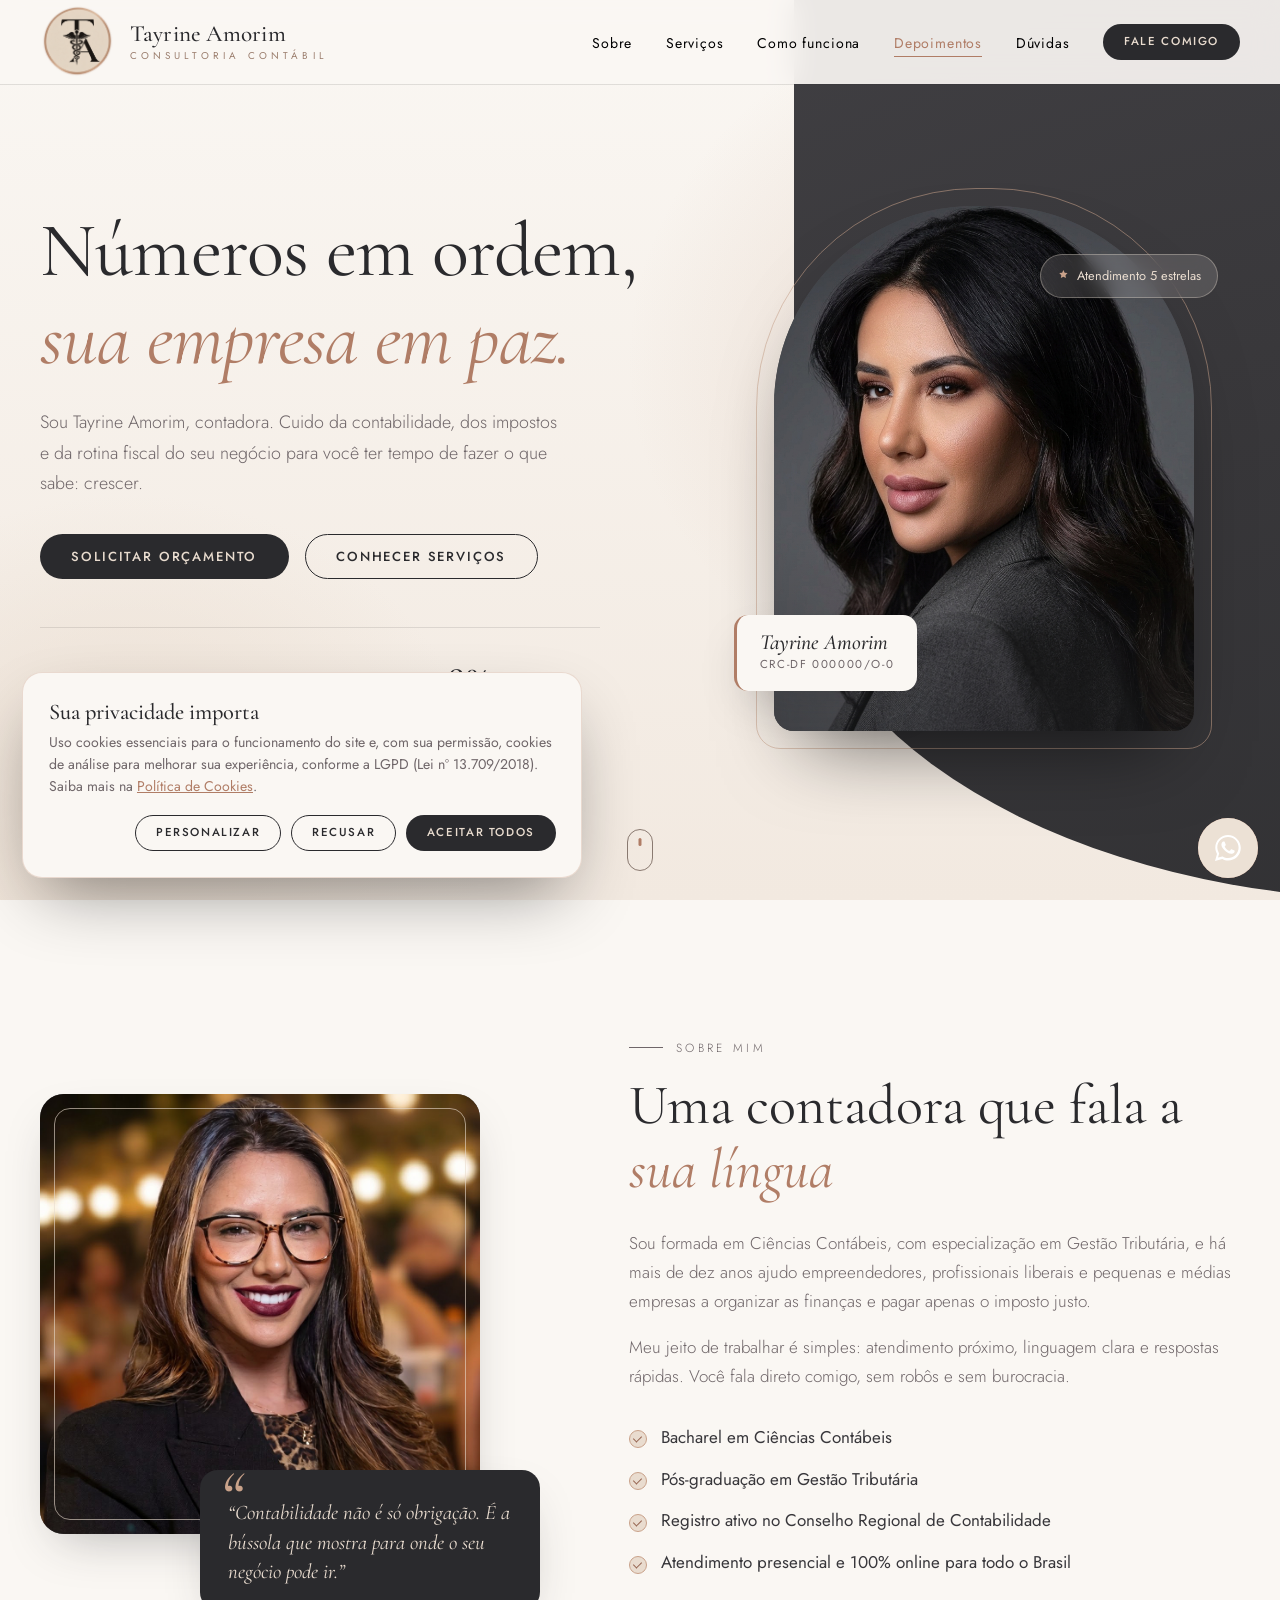
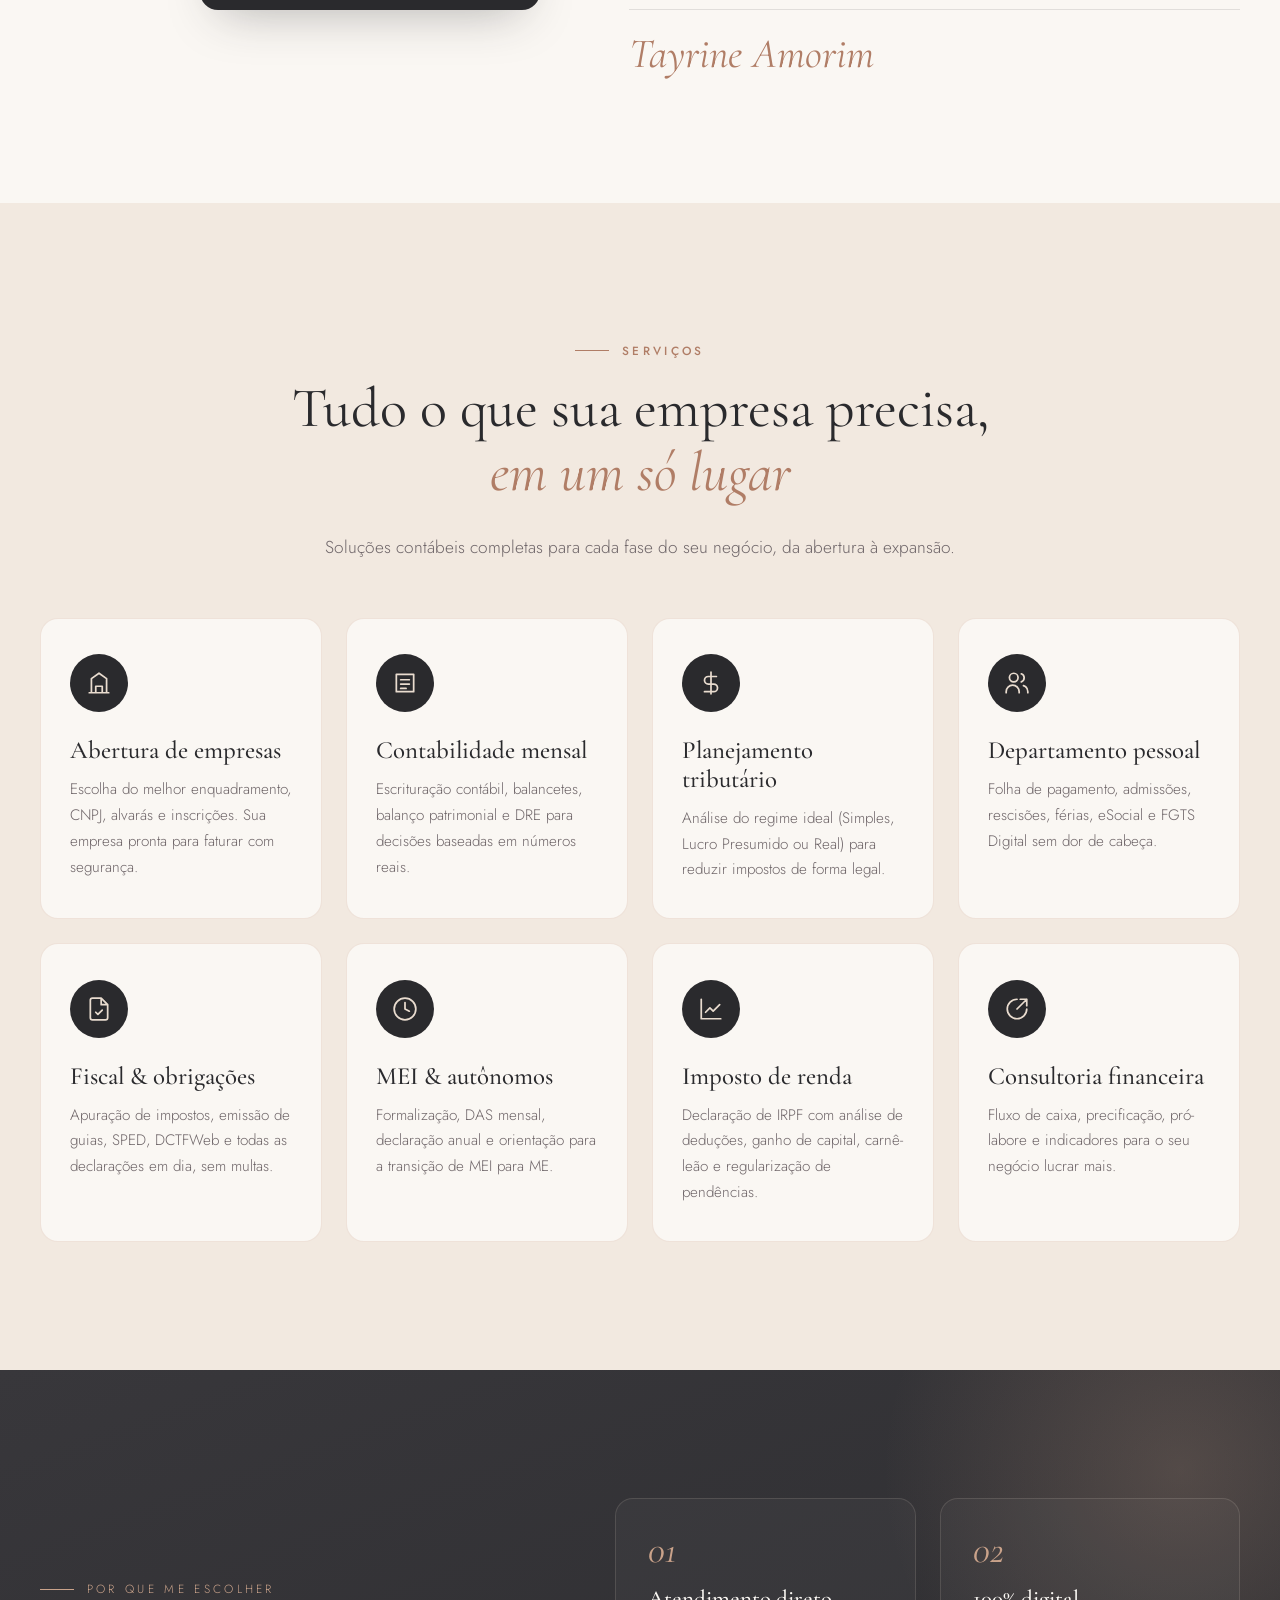
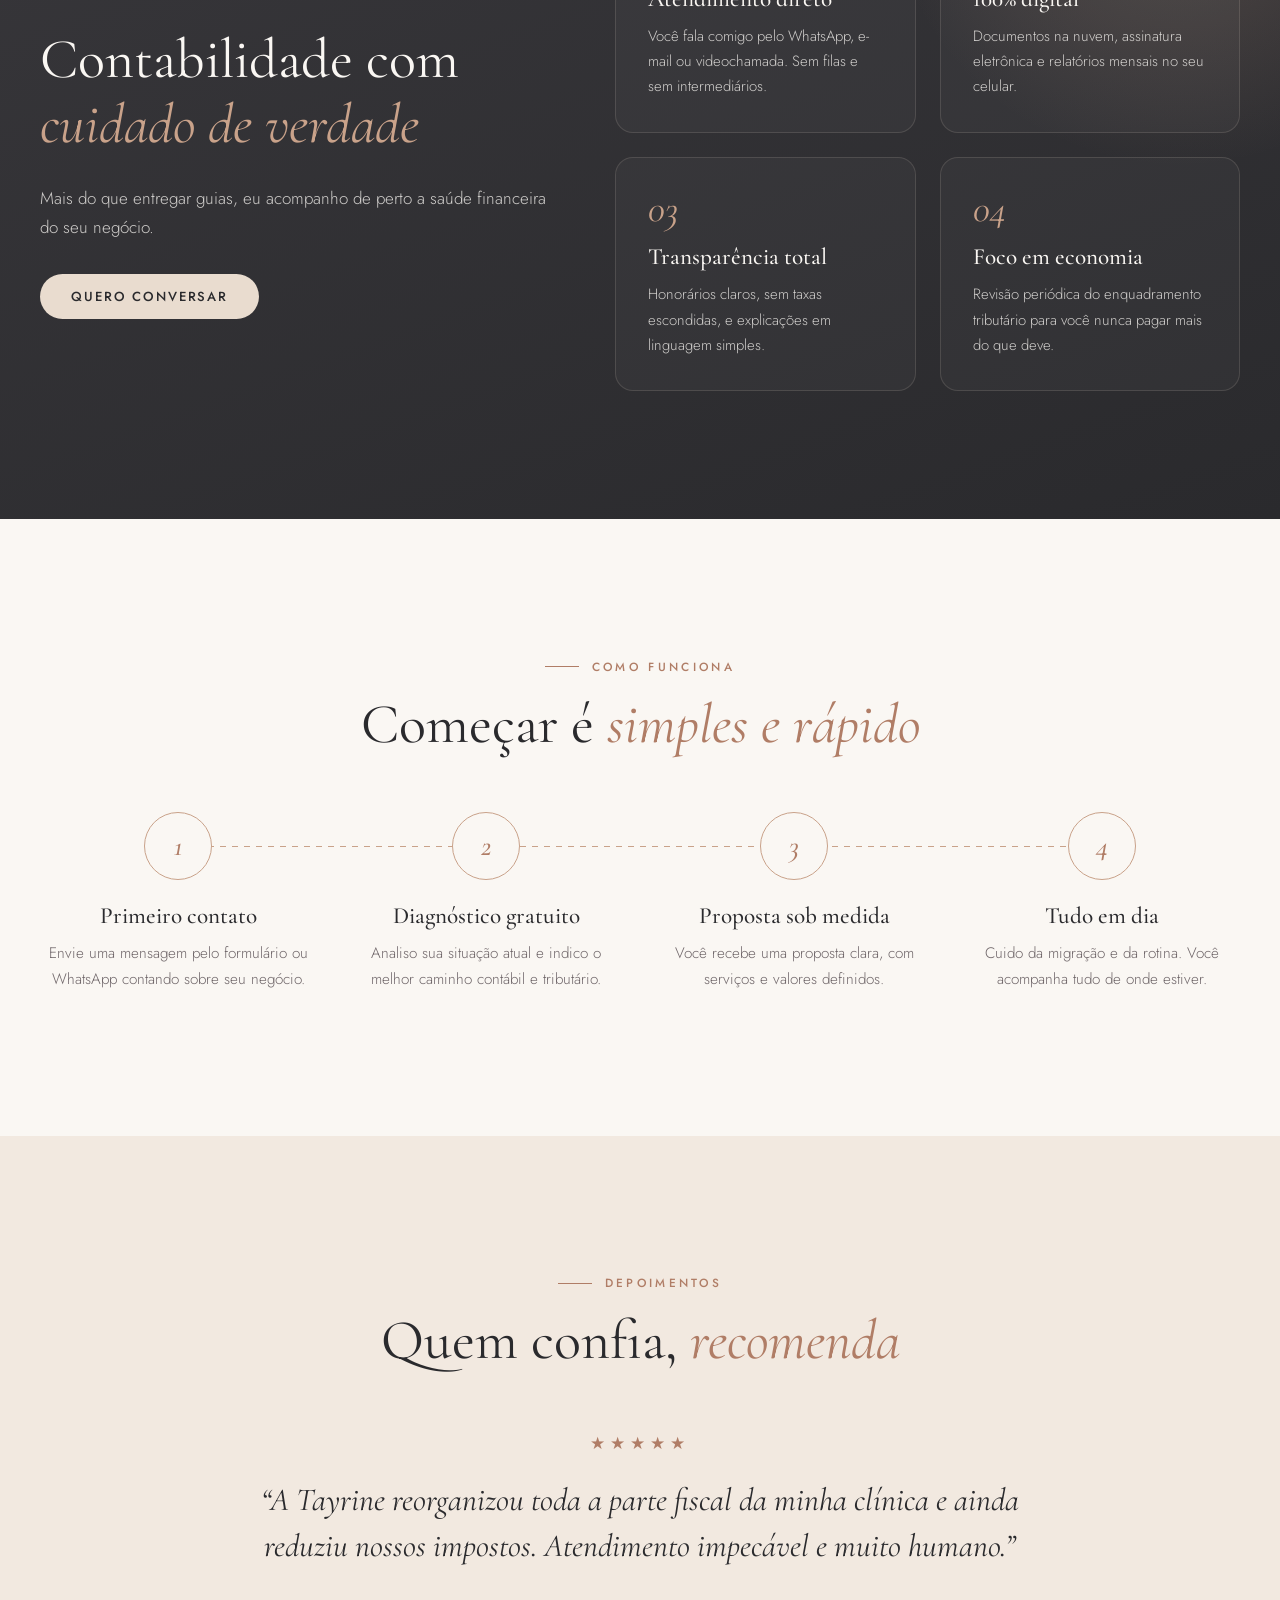
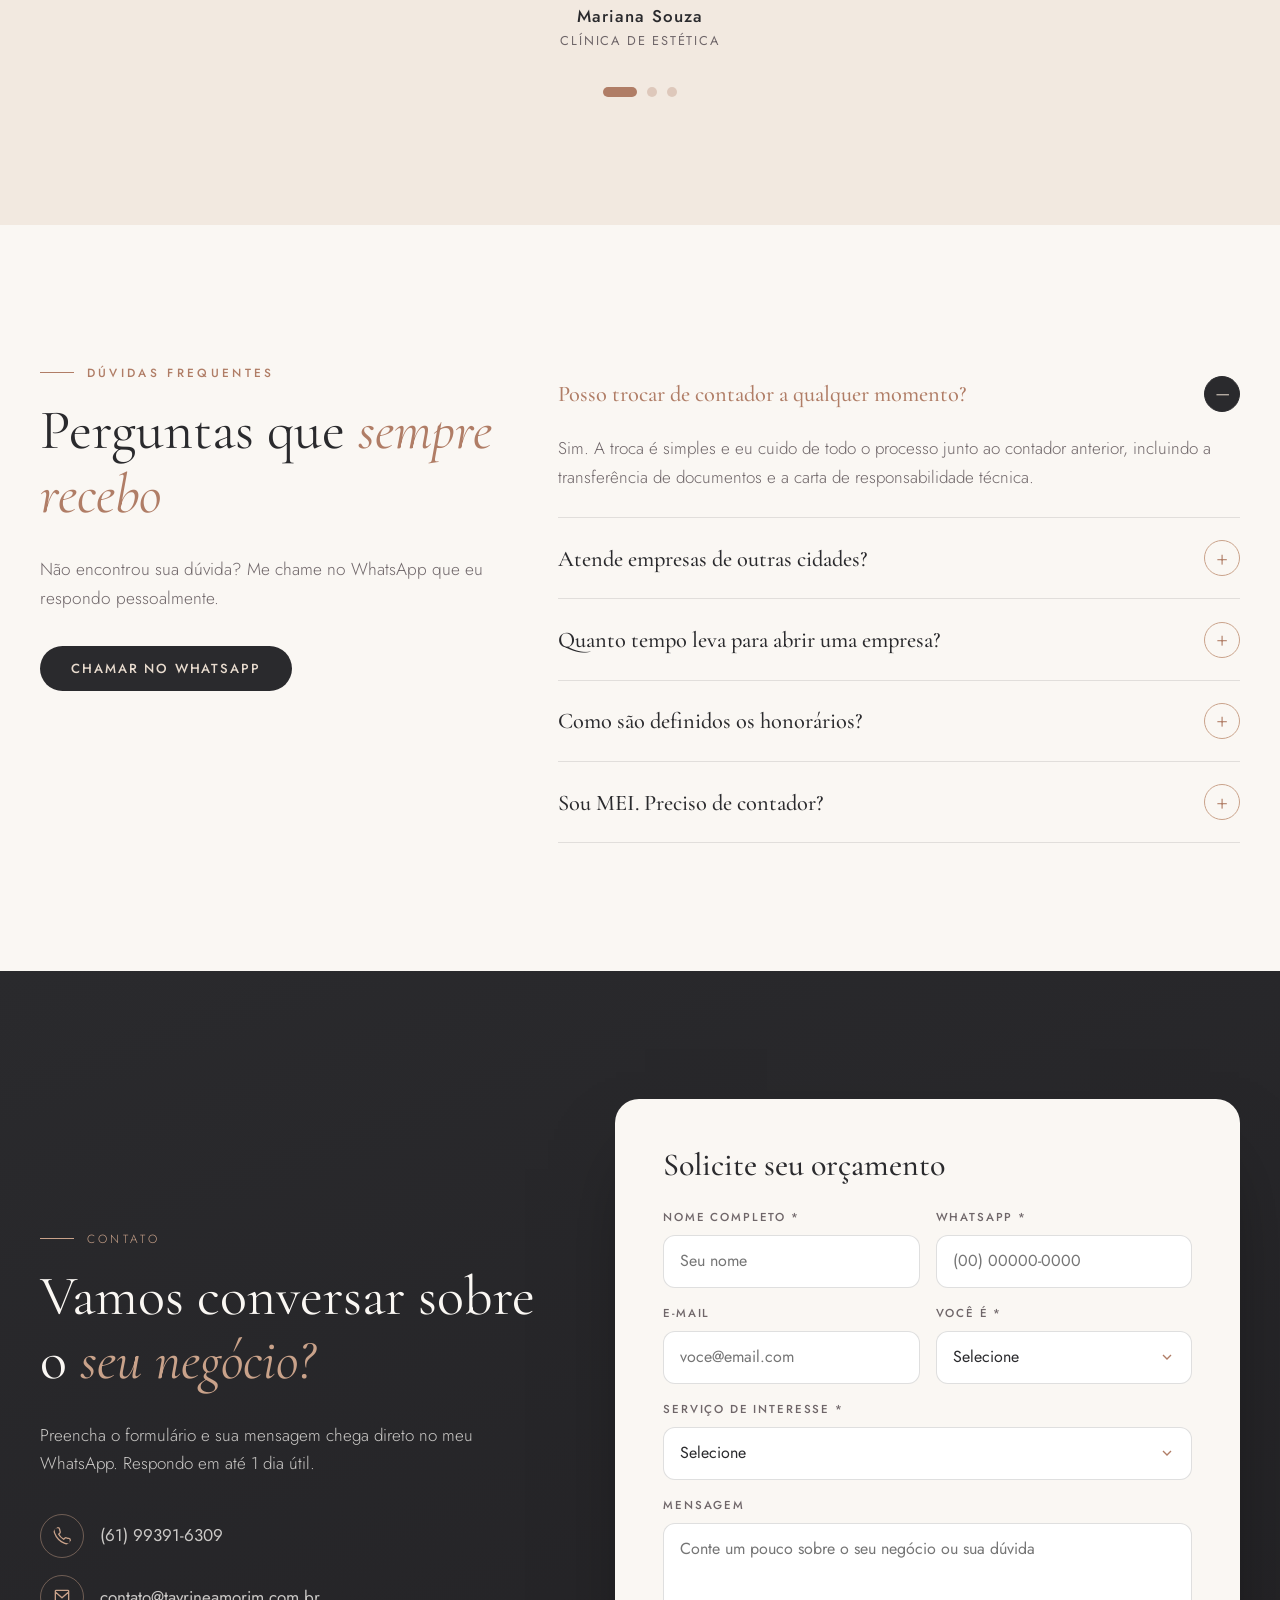
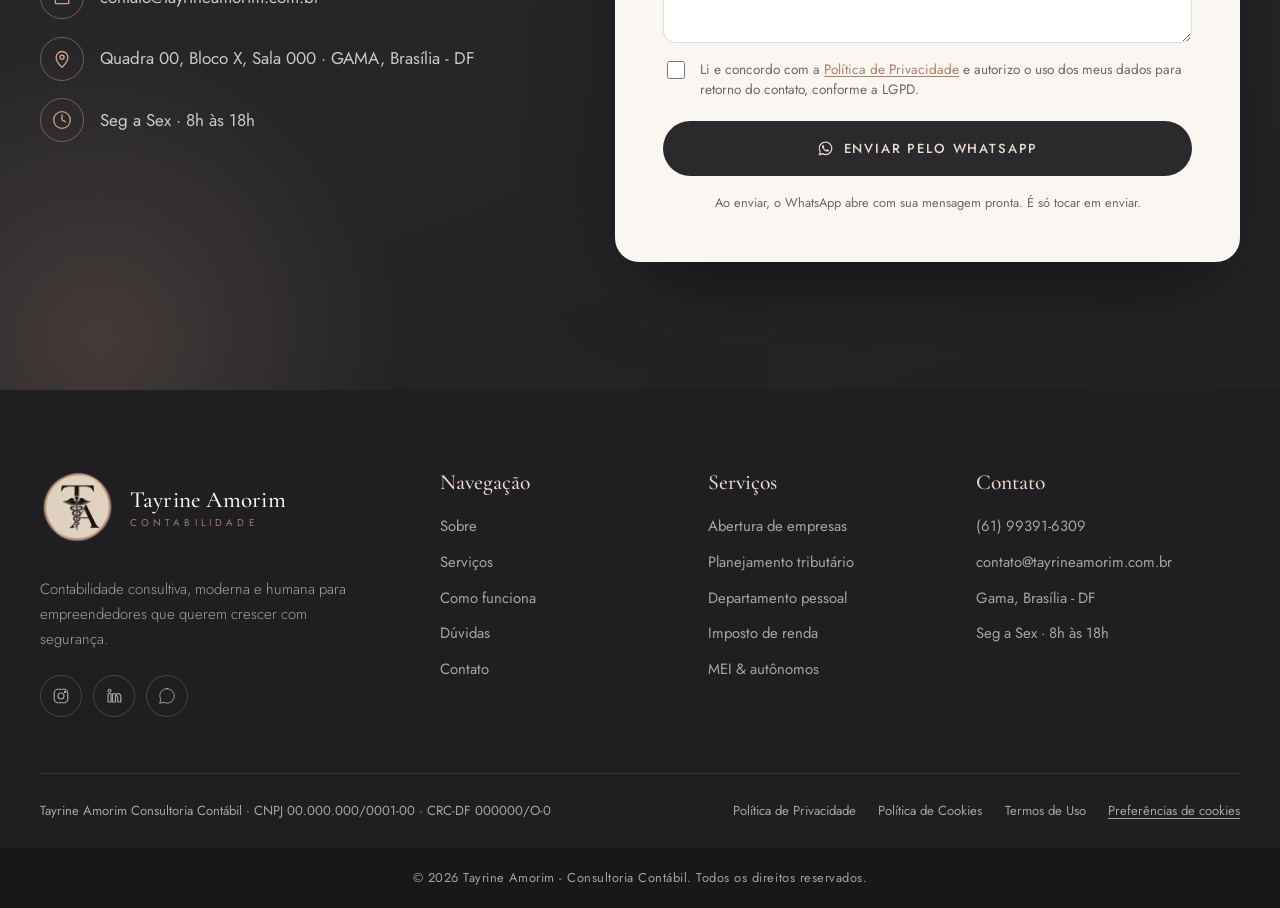
<file: index.html>
<!DOCTYPE html>
<html lang="pt-BR">
<head>
  <meta charset="UTF-8">
  <meta name="viewport" content="width=device-width, initial-scale=1.0">
  <title>Tayrine Amorim | Contabilidade Consultiva</title>
  <meta name="description" content="Tayrine Amorim Consultoria Contábil: abertura de empresas, contabilidade para MEI e empresas, planejamento tributário, departamento pessoal e imposto de renda com atendimento próximo e humano.">
  <meta name="theme-color" content="#2a2a2d">
  <meta property="og:title" content="Tayrine Amorim | Contabilidade Consultiva">
  <meta property="og:description" content="Contabilidade elegante, moderna e próxima de você. Fale direto pelo WhatsApp.">
  <meta property="og:image" content="/img/tayrine-amorim.jpg">
  <meta property="og:type" content="website">
  <link rel="icon" href="img/favicon.svg" type="image/svg+xml">
  <link rel="preconnect" href="https://fonts.googleapis.com">
  <link rel="preconnect" href="https://fonts.gstatic.com" crossorigin>
  <link href="https://fonts.googleapis.com/css2?family=Cormorant+Garamond:ital,wght@0,400;0,500;0,600;1,400;1,500&family=Jost:wght@300;400;500;600&display=swap" rel="stylesheet">
  <link rel="stylesheet" href="css/style.css">
</head>
<body>

  <a class="skip-link" href="#conteudo">Pular para o conteúdo</a>

  <!-- HEADER -->
  <header class="header" id="header">
    <div class="container header__inner">
      <a href="#inicio" class="brand" aria-label="Tayrine Amorim Contabilidade - início">
        <!--<span class="brand__mono">TA</span>-->
	
		<img src="img/simbolo_tayrine_amorim.png" alt="Logo Tayrine Amorim Contabilidade" class="brand__logo-img">

        <span class="brand__text">
          <span class="brand__name">Tayrine Amorim</span>
          <span class="brand__tag">Consultoria Contábil</span>
        </span>
      </a>

      <nav class="nav" id="nav" aria-label="Menu principal">
        <ul class="nav__list">
          <li><a href="#sobre" class="nav__link">Sobre</a></li>
          <li><a href="#servicos" class="nav__link">Serviços</a></li>
          <li><a href="#como-funciona" class="nav__link">Como funciona</a></li>
          <li><a href="#depoimentos" class="nav__link">Depoimentos</a></li>
          <li><a href="#faq" class="nav__link">Dúvidas</a></li>
          <li><a href="#contato" class="btn btn--primary btn--sm nav__cta">Fale comigo</a></li>
        </ul>
      </nav>

      <button class="nav-toggle" id="navToggle" aria-label="Abrir menu" aria-expanded="false" aria-controls="nav">
        <span></span><span></span><span></span>
      </button>
    </div>
  </header>

  <main id="conteudo">

    <!-- HERO -->
    <section class="hero" id="inicio">
      <div class="hero__bg" aria-hidden="true"></div>
      <div class="container hero__inner">
        <div class="hero__content reveal">
          <!--<p class="eyebrow">Contabilidade consultiva · CRC-DF 000000/O-0</p>-->
          <h1 class="hero__title">
            Números em ordem,<br>
            <em>sua empresa em paz.</em>
          </h1>
          <p class="hero__lead">
            Sou Tayrine Amorim, contadora. Cuido da contabilidade, dos impostos e da rotina fiscal
            do seu negócio para você ter tempo de fazer o que sabe: crescer.
          </p>
          <div class="hero__actions">
            <a href="#contato" class="btn btn--primary">Solicitar orçamento</a>
            <a href="#servicos" class="btn btn--ghost">Conhecer serviços</a>
          </div>
          <ul class="hero__trust">
            <li><strong data-count="300" data-prefix="+">0</strong><span>empresas atendidas</span></li>
            <li><strong data-count="10" data-suffix="+">0</strong><span>anos de experiência</span></li>
            <li><strong data-count="98" data-suffix="%">0</strong><span>clientes satisfeitos</span></li>
          </ul>
        </div>

        <div class="hero__portrait reveal reveal--delay">
          <div class="portrait">
            <div class="portrait__ring" aria-hidden="true"></div>
            <div class="portrait__frame">
              <img src="img/tayrine-amorim.jpg" alt="Retrato da contadora Tayrine Amorim" width="150" height="150">
            </div>
            <div class="portrait__badge">
              <span class="portrait__badge-title">Tayrine Amorim</span>
              <span class="portrait__badge-sub">CRC-DF 000000/O-0</span>
            </div>
            <div class="portrait__chip portrait__chip--top">
              <svg viewBox="0 0 24 24" aria-hidden="true"><path d="M12 2l2.4 4.9 5.4.8-3.9 3.8.9 5.4L12 14.4 7.2 16.9l.9-5.4L4.2 7.7l5.4-.8z"/></svg>
              Atendimento 5 estrelas
            </div>
          </div>
        </div>
      </div>
      <a href="#sobre" class="hero__scroll" aria-label="Rolar para a próxima seção"><span></span></a>
    </section>

    <!-- FAIXA -->
    <!--<div class="marquee" aria-hidden="true">
      <div class="marquee__track">
        <span>Abertura de empresas</span><i>✦</i>
        <span>Planejamento tributário</span><i>✦</i>
        <span>MEI &amp; Simples Nacional</span><i>✦</i>
        <span>Departamento pessoal</span><i>✦</i>
        <span>Imposto de renda</span><i>✦</i>
        <span>Consultoria financeira</span><i>✦</i>
        <span>Abertura de empresas</span><i>✦</i>
        <span>Planejamento tributário</span><i>✦</i>
        <span>MEI &amp; Simples Nacional</span><i>✦</i>
        <span>Departamento pessoal</span><i>✦</i>
        <span>Imposto de renda</span><i>✦</i>
        <span>Consultoria financeira</span><i>✦</i>
      </div>
    </div>-->

    <!-- SOBRE -->
    <section class="section about" id="sobre">
      <div class="container about__grid">
        <div class="about__media reveal">
          <div class="about__photo">
            <img src="img/tayrine-amorim_perfil.jpg" alt="Tayrine Amorim, contadora responsável" width="150" height="150" loading="lazy">
          </div>
          <blockquote class="about__quote">
            “Contabilidade não é só obrigação. É a bússola que mostra para onde o seu negócio pode ir.”
            <!--<cite>Tayrine Amorim</cite>-->
          </blockquote>
        </div>
        <div class="about__content reveal reveal--delay">
          <p class="eyebrow">Sobre mim</p>
          <h2 class="section__title">Uma contadora que fala a <em>sua língua</em></h2>
          <p>
            Sou formada em Ciências Contábeis, com especialização em Gestão Tributária, e há mais de
            dez anos ajudo empreendedores, profissionais liberais e pequenas e médias empresas a
            organizar as finanças e pagar apenas o imposto justo.
          </p>
          <p>
            Meu jeito de trabalhar é simples: atendimento próximo, linguagem clara e respostas rápidas.
            Você fala direto comigo, sem robôs e sem burocracia.
          </p>
          <ul class="checklist">
            <li>Bacharel em Ciências Contábeis</li>
            <li>Pós-graduação em Gestão Tributária</li>
            <li>Registro ativo no Conselho Regional de Contabilidade</li>
            <li>Atendimento presencial e 100% online para todo o Brasil</li>
          </ul>
          <div class="about__sign">
            <span class="signature">Tayrine Amorim</span>
            <!--<span class="about__role">Contadora responsável</span>-->
          </div>
        </div>
      </div>
    </section>

    <!-- SERVIÇOS -->
    <section class="section services" id="servicos">
      <div class="container">
        <header class="section__head reveal">
          <p class="eyebrow">Serviços</p>
          <h2 class="section__title">Tudo o que sua empresa precisa, <em>em um só lugar</em></h2>
          <p class="section__sub">Soluções contábeis completas para cada fase do seu negócio, da abertura à expansão.</p>
        </header>

        <div class="cards">
          <article class="card reveal">
            <div class="card__icon"><svg viewBox="0 0 24 24"><path d="M3 21h18M5 21V8l7-5 7 5v13M9 21v-6h6v6"/></svg></div>
            <h3>Abertura de empresas</h3>
            <p>Escolha do melhor enquadramento, CNPJ, alvarás e inscrições. Sua empresa pronta para faturar com segurança.</p>
          </article>
          <article class="card reveal">
            <div class="card__icon"><svg viewBox="0 0 24 24"><path d="M4 4h16v16H4zM8 9h8M8 13h8M8 17h5"/></svg></div>
            <h3>Contabilidade mensal</h3>
            <p>Escrituração contábil, balancetes, balanço patrimonial e DRE para decisões baseadas em números reais.</p>
          </article>
          <article class="card reveal">
            <div class="card__icon"><svg viewBox="0 0 24 24"><path d="M12 2v20M17 6H9.5a3.5 3.5 0 000 7h5a3.5 3.5 0 010 7H6"/></svg></div>
            <h3>Planejamento tributário</h3>
            <p>Análise do regime ideal (Simples, Lucro Presumido ou Real) para reduzir impostos de forma legal.</p>
          </article>
          <article class="card reveal">
            <div class="card__icon"><svg viewBox="0 0 24 24"><path d="M9 11a4 4 0 100-8 4 4 0 000 8zM2 21v-1a6 6 0 0112 0v1M16 3.5a4 4 0 010 7.5M22 21v-1a6 6 0 00-4-5.6"/></svg></div>
            <h3>Departamento pessoal</h3>
            <p>Folha de pagamento, admissões, rescisões, férias, eSocial e FGTS Digital sem dor de cabeça.</p>
          </article>
          <article class="card reveal">
            <div class="card__icon"><svg viewBox="0 0 24 24"><path d="M14 2H6a2 2 0 00-2 2v16a2 2 0 002 2h12a2 2 0 002-2V8zM14 2v6h6M9 15l2 2 4-4"/></svg></div>
            <h3>Fiscal &amp; obrigações</h3>
            <p>Apuração de impostos, emissão de guias, SPED, DCTFWeb e todas as declarações em dia, sem multas.</p>
          </article>
          <article class="card reveal">
            <div class="card__icon"><svg viewBox="0 0 24 24"><path d="M12 2a10 10 0 100 20 10 10 0 000-20zM12 6v6l4 2"/></svg></div>
            <h3>MEI &amp; autônomos</h3>
            <p>Formalização, DAS mensal, declaração anual e orientação para a transição de MEI para ME.</p>
          </article>
          <article class="card reveal">
            <div class="card__icon"><svg viewBox="0 0 24 24"><path d="M3 3v18h18M7 15l4-4 3 3 6-6"/></svg></div>
            <h3>Imposto de renda</h3>
            <p>Declaração de IRPF com análise de deduções, ganho de capital, carnê-leão e regularização de pendências.</p>
          </article>
          <article class="card reveal">
            <div class="card__icon"><svg viewBox="0 0 24 24"><path d="M21 12a9 9 0 11-9-9M21 3l-9 9M15 3h6v6"/></svg></div>
            <h3>Consultoria financeira</h3>
            <p>Fluxo de caixa, precificação, pró-labore e indicadores para o seu negócio lucrar mais.</p>
          </article>
        </div>
      </div>
    </section>

    <!-- DIFERENCIAIS -->
    <section class="section highlights">
      <div class="container highlights__grid">
        <div class="highlights__intro reveal">
          <p class="eyebrow eyebrow--light">Por que me escolher</p>
          <h2 class="section__title section__title--light">Contabilidade com <em>cuidado de verdade</em></h2>
          <p>Mais do que entregar guias, eu acompanho de perto a saúde financeira do seu negócio.</p>
          <a href="#contato" class="btn btn--light">Quero conversar</a>
        </div>
        <ul class="highlights__list">
          <li class="reveal"><span>01</span><div><h3>Atendimento direto</h3><p>Você fala comigo pelo WhatsApp, e-mail ou videochamada. Sem filas e sem intermediários.</p></div></li>
          <li class="reveal"><span>02</span><div><h3>100% digital</h3><p>Documentos na nuvem, assinatura eletrônica e relatórios mensais no seu celular.</p></div></li>
          <li class="reveal"><span>03</span><div><h3>Transparência total</h3><p>Honorários claros, sem taxas escondidas, e explicações em linguagem simples.</p></div></li>
          <li class="reveal"><span>04</span><div><h3>Foco em economia</h3><p>Revisão periódica do enquadramento tributário para você nunca pagar mais do que deve.</p></div></li>
        </ul>
      </div>
    </section>

    <!-- COMO FUNCIONA -->
    <section class="section steps" id="como-funciona">
      <div class="container">
        <header class="section__head reveal">
          <p class="eyebrow">Como funciona</p>
          <h2 class="section__title">Começar é <em>simples e rápido</em></h2>
        </header>
        <ol class="steps__list">
          <li class="step reveal"><span class="step__num">1</span><h3>Primeiro contato</h3><p>Envie uma mensagem pelo formulário ou WhatsApp contando sobre seu negócio.</p></li>
          <li class="step reveal"><span class="step__num">2</span><h3>Diagnóstico gratuito</h3><p>Analiso sua situação atual e indico o melhor caminho contábil e tributário.</p></li>
          <li class="step reveal"><span class="step__num">3</span><h3>Proposta sob medida</h3><p>Você recebe uma proposta clara, com serviços e valores definidos.</p></li>
          <li class="step reveal"><span class="step__num">4</span><h3>Tudo em dia</h3><p>Cuido da migração e da rotina. Você acompanha tudo de onde estiver.</p></li>
        </ol>
      </div>
    </section>

    <!-- DEPOIMENTOS -->
    <section class="section testimonials" id="depoimentos">
      <div class="container">
        <header class="section__head reveal">
          <p class="eyebrow">Depoimentos</p>
          <h2 class="section__title">Quem confia, <em>recomenda</em></h2>
        </header>
        <div class="slider" id="slider">
          <div class="slider__track">
            <figure class="testimonial">
              <div class="stars" aria-label="5 estrelas">★★★★★</div>
              <blockquote>“A Tayrine reorganizou toda a parte fiscal da minha clínica e ainda reduziu nossos impostos. Atendimento impecável e muito humano.”</blockquote>
              <figcaption><strong>Mariana Souza</strong><span>Clínica de estética</span></figcaption>
            </figure>
            <figure class="testimonial">
              <div class="stars" aria-label="5 estrelas">★★★★★</div>
              <blockquote>“Abri minha empresa em poucos dias, sem complicação. Ela explica tudo com paciência e responde rapidinho no WhatsApp.”</blockquote>
              <figcaption><strong>Rafael Lima</strong><span>Desenvolvedor de software</span></figcaption>
            </figure>
            <figure class="testimonial">
              <div class="stars" aria-label="5 estrelas">★★★★★</div>
              <blockquote>“Finalmente uma contadora que entende o meu negócio. Os relatórios mensais me ajudam a tomar decisões com segurança.”</blockquote>
              <figcaption><strong>Juliana Ferreira</strong><span>Loja de moda</span></figcaption>
            </figure>
          </div>
          <div class="slider__dots" role="tablist" aria-label="Selecionar depoimento"></div>
        </div>
      </div>
    </section>

    <!-- FAQ -->
    <section class="section faq" id="faq">
      <div class="container faq__grid">
        <header class="section__head section__head--left reveal">
          <p class="eyebrow">Dúvidas frequentes</p>
          <h2 class="section__title">Perguntas que <em>sempre recebo</em></h2>
          <p class="section__sub">Não encontrou sua dúvida? Me chame no WhatsApp que eu respondo pessoalmente.</p>
          <a href="https://wa.me/556193916309" target="_blank" rel="noopener" class="btn btn--primary">Chamar no WhatsApp</a>
        </header>
        <div class="accordion reveal reveal--delay">
          <details open>
            <summary>Posso trocar de contador a qualquer momento?</summary>
            <p>Sim. A troca é simples e eu cuido de todo o processo junto ao contador anterior, incluindo a transferência de documentos e a carta de responsabilidade técnica.</p>
          </details>
          <details>
            <summary>Atende empresas de outras cidades?</summary>
            <p>Sim! O atendimento é 100% digital e atendo clientes em todo o Brasil, com reuniões por videochamada sempre que necessário.</p>
          </details>
          <details>
            <summary>Quanto tempo leva para abrir uma empresa?</summary>
            <p>Em média de 5 a 15 dias úteis, dependendo da atividade, da cidade e das licenças necessárias.</p>
          </details>
          <details>
            <summary>Como são definidos os honorários?</summary>
            <p>Os valores levam em conta o regime tributário, o volume de notas e o número de funcionários. Após o diagnóstico gratuito, envio uma proposta transparente e sem surpresas.</p>
          </details>
          <details>
            <summary>Sou MEI. Preciso de contador?</summary>
            <p>Não é obrigatório, mas o acompanhamento evita erros no DAS e na declaração anual e ajuda a planejar a hora certa de migrar para ME.</p>
          </details>
        </div>
      </div>
    </section>

    <!-- CONTATO -->
    <section class="section contact" id="contato">
      <div class="container contact__grid">
        <div class="contact__info reveal">
          <p class="eyebrow eyebrow--light">Contato</p>
          <h2 class="section__title section__title--light">Vamos conversar sobre o <em>seu negócio?</em></h2>
          <p>Preencha o formulário e sua mensagem chega direto no meu WhatsApp. Respondo em até 1 dia útil.</p>
          <ul class="contact__list">
            <li>
              <svg viewBox="0 0 24 24" aria-hidden="true"><path d="M22 16.9v3a2 2 0 01-2.2 2 19.8 19.8 0 01-8.6-3.1 19.5 19.5 0 01-6-6A19.8 19.8 0 012.1 4.2 2 2 0 014.1 2h3a2 2 0 012 1.7c.1 1 .4 1.9.7 2.8a2 2 0 01-.5 2.1L8 9.9a16 16 0 006 6l1.3-1.3a2 2 0 012.1-.4c.9.3 1.8.6 2.8.7a2 2 0 011.7 2z"/></svg>
              <a href="https://wa.me/5561993916309" target="_blank" rel="noopener">(61) 99391-6309</a>
            </li>
            <li>
              <svg viewBox="0 0 24 24" aria-hidden="true"><path d="M4 4h16v16H4zM4 6l8 7 8-7"/></svg>
              <a href="mailto:contato@tayrineamorim.com.br">contato@tayrineamorim.com.br</a>
            </li>
            <li>
              <svg viewBox="0 0 24 24" aria-hidden="true"><path d="M12 22s7-6.2 7-12a7 7 0 10-14 0c0 5.8 7 12 7 12zM12 12.5a2.5 2.5 0 100-5 2.5 2.5 0 000 5z"/></svg>
              <span>Quadra 00, Bloco X, Sala 000 · GAMA, Brasília - DF</span>
            </li>
            <li>
              <svg viewBox="0 0 24 24" aria-hidden="true"><path d="M12 2a10 10 0 100 20 10 10 0 000-20zM12 6v6l4 2"/></svg>
              <span>Seg a Sex · 8h às 18h</span>
            </li>
          </ul>
        </div>

        <form class="form reveal reveal--delay" id="whatsForm" novalidate>
          <h3 class="form__title">Solicite seu orçamento</h3>
          <div class="form__row">
            <div class="field">
              <label for="nome">Nome completo *</label>
              <input type="text" id="nome" name="nome" autocomplete="name" required placeholder="Seu nome">
              <span class="field__error"></span>
            </div>
            <div class="field">
              <label for="telefone">WhatsApp *</label>
              <input type="tel" id="telefone" name="telefone" autocomplete="tel" inputmode="tel" required placeholder="(00) 00000-0000" maxlength="15">
              <span class="field__error"></span>
            </div>
          </div>
          <div class="form__row">
            <div class="field">
              <label for="email">E-mail</label>
              <input type="email" id="email" name="email" autocomplete="email" placeholder="voce@email.com">
              <span class="field__error"></span>
            </div>
            <div class="field">
              <label for="perfil">Você é *</label>
              <select id="perfil" name="perfil" required>
                <option value="">Selecione</option>
                <option>Pessoa física</option>
                <option>MEI</option>
                <option>Empresa (ME/EPP)</option>
                <option>Empresa de médio porte</option>
                <option>Quero abrir uma empresa</option>
              </select>
              <span class="field__error"></span>
            </div>
          </div>
          <div class="field">
            <label for="servico">Serviço de interesse *</label>
            <select id="servico" name="servico" required>
              <option value="">Selecione</option>
              <option>Abertura de empresa</option>
              <option>Contabilidade mensal</option>
              <option>Planejamento tributário</option>
              <option>Departamento pessoal</option>
              <option>Fiscal e obrigações</option>
              <option>MEI e autônomos</option>
              <option>Imposto de renda</option>
              <option>Consultoria financeira</option>
              <option>Trocar de contador</option>
              <option>Outro</option>
            </select>
            <span class="field__error"></span>
          </div>
          <div class="field">
            <label for="mensagem">Mensagem</label>
            <textarea id="mensagem" name="mensagem" rows="4" placeholder="Conte um pouco sobre o seu negócio ou sua dúvida"></textarea>
          </div>
          <label class="consent">
            <input type="checkbox" id="consentimento" name="consentimento" required>
            <span>Li e concordo com a <a href="/politica-de-privacidade.html" target="_blank">Política de Privacidade</a> e autorizo o uso dos meus dados para retorno do contato, conforme a LGPD.</span>
          </label>
          <span class="field__error field__error--consent" id="consentError"></span>
          <button type="submit" class="btn btn--primary btn--block">
            <svg viewBox="0 0 32 32" aria-hidden="true" class="wa-icon"><path d="M16 3C9 3 3.3 8.6 3.3 15.6c0 2.2.6 4.4 1.7 6.3L3 29l7.3-1.9c1.8 1 3.8 1.5 5.8 1.5 7 0 12.7-5.6 12.7-12.6S23 3 16 3zm0 23.1c-1.9 0-3.7-.5-5.3-1.5l-.4-.2-4.3 1.1 1.2-4.2-.3-.4a10.4 10.4 0 01-1.6-5.4C5.3 9.8 10.1 5.1 16 5.1s10.6 4.7 10.6 10.5S21.9 26.1 16 26.1zm5.8-7.8c-.3-.2-1.9-.9-2.2-1-.3-.1-.5-.2-.7.2-.2.3-.8 1-1 1.2-.2.2-.4.2-.7.1-.3-.2-1.3-.5-2.6-1.6-1-.9-1.6-1.9-1.8-2.2-.2-.3 0-.5.1-.7l.5-.6c.2-.2.2-.3.3-.6.1-.2 0-.4 0-.6l-1-2.4c-.3-.6-.5-.5-.7-.5h-.6c-.2 0-.6.1-.9.4-.3.3-1.1 1.1-1.1 2.7s1.2 3.1 1.3 3.3c.2.2 2.3 3.5 5.5 4.9.8.3 1.4.5 1.9.7.8.2 1.5.2 2.1.1.6-.1 1.9-.8 2.2-1.5.3-.7.3-1.4.2-1.5-.1-.1-.3-.2-.6-.4z"/></svg>
            Enviar pelo WhatsApp
          </button>
          <p class="form__note">Ao enviar, o WhatsApp abre com sua mensagem pronta. É só tocar em enviar.</p>
        </form>
      </div>
    </section>

  </main>

  <!-- FOOTER -->
  <footer class="footer">
    <div class="container footer__grid">
      <div class="footer__brand">
        <a href="#inicio" class="brand brand--light">
          <img src="img/simbolo_tayrine_amorim.png" alt="Logo Tayrine Amorim Contabilidade" class="brand__logo-img">
          <span class="brand__text">
            <span class="brand__name">Tayrine Amorim</span>
            <span class="brand__tag">Contabilidade</span>
          </span>
        </a>
        <p>Contabilidade consultiva, moderna e humana para empreendedores que querem crescer com segurança.</p>
        <div class="social">
          <a href="https://www.instagram.com/tayrineamorim" target="_blank" rel="noopener" aria-label="Instagram"><svg viewBox="0 0 24 24"><rect x="3" y="3" width="18" height="18" rx="5"/><circle cx="12" cy="12" r="4"/><circle cx="17.5" cy="6.5" r=".8" fill="currentColor"/></svg></a>
          <a href="https://www.linkedin.com/in/tayrine-amorim-596321117/" target="_blank" rel="noopener" aria-label="LinkedIn"><svg viewBox="0 0 24 24"><path d="M4 9h4v11H4zM6 3a2 2 0 110 4 2 2 0 010-4zM10 9h4v1.6c.6-1 1.9-1.9 3.6-1.9 3 0 3.4 2 3.4 4.5V20h-4v-5.8c0-1.2 0-2.7-1.7-2.7S13.9 12.8 13.9 14V20h-4z"/></svg></a>
          <a href="https://wa.me/5561993916309" target="_blank" rel="noopener" aria-label="WhatsApp"><svg viewBox="0 0 32 32"><path d="M16 3C9 3 3.3 8.6 3.3 15.6c0 2.2.6 4.4 1.7 6.3L3 29l7.3-1.9c1.8 1 3.8 1.5 5.8 1.5 7 0 12.7-5.6 12.7-12.6S23 3 16 3z"/></svg></a>
        </div>
      </div>
      <div>
        <h4>Navegação</h4>
        <ul>
          <li><a href="#sobre">Sobre</a></li>
          <li><a href="#servicos">Serviços</a></li>
          <li><a href="#como-funciona">Como funciona</a></li>
          <li><a href="#faq">Dúvidas</a></li>
          <li><a href="#contato">Contato</a></li>
        </ul>
      </div>
      <div>
        <h4>Serviços</h4>
        <ul>
          <li><a href="#servicos">Abertura de empresas</a></li>
          <li><a href="#servicos">Planejamento tributário</a></li>
          <li><a href="#servicos">Departamento pessoal</a></li>
          <li><a href="#servicos">Imposto de renda</a></li>
          <li><a href="#servicos">MEI &amp; autônomos</a></li>
        </ul>
      </div>
      <div>
        <h4>Contato</h4>
        <ul class="footer__contact">
          <li><a href="https://wa.me/5561993916309" target="_blank" rel="noopener">(61) 99391-6309</a></li>
          <li><a href="mailto:contato@tayrineamorim.com.br">contato@tayrineamorim.com.br</a></li>
          <li>Gama, Brasília - DF</li>
          <li>Seg a Sex · 8h às 18h</li>
        </ul>
      </div>
    </div>
    <div class="container footer__legal">
      <p>Tayrine Amorim Consultoria Contábil · CNPJ 00.000.000/0001-00 · CRC-DF 000000/O-0</p>
      <nav aria-label="Links legais">
        <a href="politica-de-privacidade.html">Política de Privacidade</a>
        <a href="politica-de-cookies.html">Política de Cookies</a>
        <a href="termos-de-uso.html">Termos de Uso</a>
        <button type="button" class="link-btn" data-open-cookies>Preferências de cookies</button>
      </nav>
    </div>
    <div class="footer__bottom">
      <div class="container">
        <p>© <span data-year>2026</span> Tayrine Amorim - Consultoria Contábil. Todos os direitos reservados.</p>
      </div>
    </div>
  </footer>

  <!-- WHATSAPP FLUTUANTE -->
  <a href="https://wa.me/5561998035237?text=Ol%C3%A1%2C%20Tayrine!%20Vim%20pelo%20site%20e%20gostaria%20de%20mais%20informa%C3%A7%C3%B5es." class="wa-float" target="_blank" rel="noopener" aria-label="Conversar no WhatsApp">
    <svg viewBox="0 0 32 32" aria-hidden="true"><path d="M16 3C9 3 3.3 8.6 3.3 15.6c0 2.2.6 4.4 1.7 6.3L3 29l7.3-1.9c1.8 1 3.8 1.5 5.8 1.5 7 0 12.7-5.6 12.7-12.6S23 3 16 3zm0 23.1c-1.9 0-3.7-.5-5.3-1.5l-.4-.2-4.3 1.1 1.2-4.2-.3-.4a10.4 10.4 0 01-1.6-5.4C5.3 9.8 10.1 5.1 16 5.1s10.6 4.7 10.6 10.5S21.9 26.1 16 26.1zm5.8-7.8c-.3-.2-1.9-.9-2.2-1-.3-.1-.5-.2-.7.2-.2.3-.8 1-1 1.2-.2.2-.4.2-.7.1-.3-.2-1.3-.5-2.6-1.6-1-.9-1.6-1.9-1.8-2.2-.2-.3 0-.5.1-.7l.5-.6c.2-.2.2-.3.3-.6.1-.2 0-.4 0-.6l-1-2.4c-.3-.6-.5-.5-.7-.5h-.6c-.2 0-.6.1-.9.4-.3.3-1.1 1.1-1.1 2.7s1.2 3.1 1.3 3.3c.2.2 2.3 3.5 5.5 4.9.8.3 1.4.5 1.9.7.8.2 1.5.2 2.1.1.6-.1 1.9-.8 2.2-1.5.3-.7.3-1.4.2-1.5-.1-.1-.3-.2-.6-.4z"/></svg>
  </a>

  <button class="to-top" id="toTop" aria-label="Voltar ao topo">
    <svg viewBox="0 0 24 24" aria-hidden="true"><path d="M12 19V5M5 12l7-7 7 7"/></svg>
  </button>

  <!-- COOKIES / LGPD -->
  <div class="cookie" id="cookieBanner" role="dialog" aria-live="polite" aria-label="Aviso de cookies" hidden>
    <div class="cookie__text">
      <strong>Sua privacidade importa</strong>
      <p>Uso cookies essenciais para o funcionamento do site e, com sua permissão, cookies de análise para melhorar sua experiência, conforme a LGPD (Lei nº 13.709/2018). Saiba mais na <a href="/politica-de-cookies.html">Política de Cookies</a>.</p>
    </div>
    <div class="cookie__actions">
      <button type="button" class="btn btn--ghost btn--sm" data-cookie="settings">Personalizar</button>
      <button type="button" class="btn btn--ghost btn--sm" data-cookie="reject">Recusar</button>
      <button type="button" class="btn btn--primary btn--sm" data-cookie="accept">Aceitar todos</button>
    </div>
  </div>

  <div class="modal" id="cookieModal" hidden>
    <div class="modal__box" role="dialog" aria-modal="true" aria-labelledby="cookieModalTitle">
      <button class="modal__close" type="button" data-cookie="close" aria-label="Fechar">×</button>
      <h3 id="cookieModalTitle">Preferências de cookies</h3>
      <p>Escolha quais categorias de cookies você permite. Você pode mudar isso a qualquer momento.</p>
      <div class="pref">
        <div><strong>Essenciais</strong><span>Necessários para o site funcionar. Não podem ser desativados.</span></div>
        <label class="switch"><input type="checkbox" checked disabled><span></span></label>
      </div>
      <div class="pref">
        <div><strong>Análise</strong><span>Ajudam a entender como o site é usado, de forma anônima.</span></div>
        <label class="switch"><input type="checkbox" id="prefAnalytics"><span></span></label>
      </div>
      <div class="pref">
        <div><strong>Marketing</strong><span>Permitem exibir conteúdos e anúncios mais relevantes.</span></div>
        <label class="switch"><input type="checkbox" id="prefMarketing"><span></span></label>
      </div>
      <div class="modal__actions">
        <button type="button" class="btn btn--ghost btn--sm" data-cookie="reject">Recusar opcionais</button>
        <button type="button" class="btn btn--primary btn--sm" data-cookie="save">Salvar preferências</button>
      </div>
    </div>
  </div>

  <script src="js/main.js" defer></script>
</body>
</html>
</file>
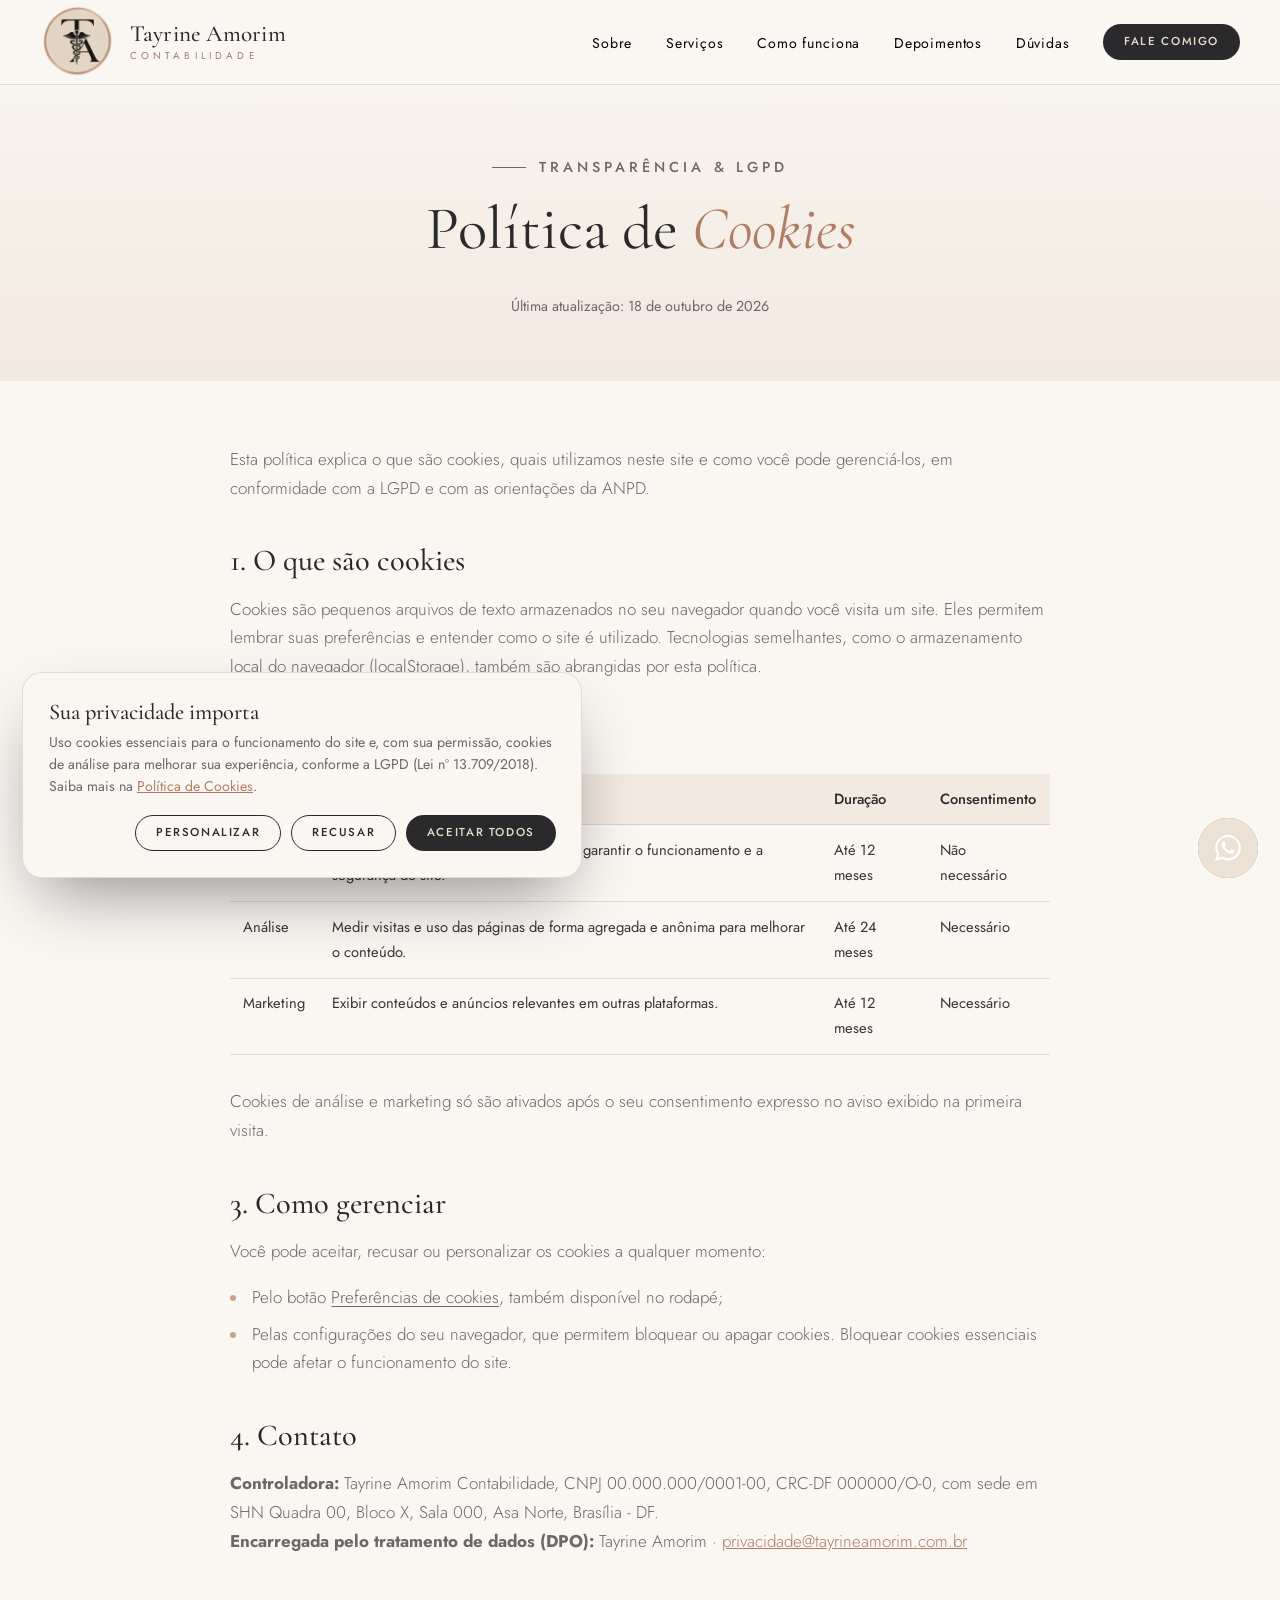
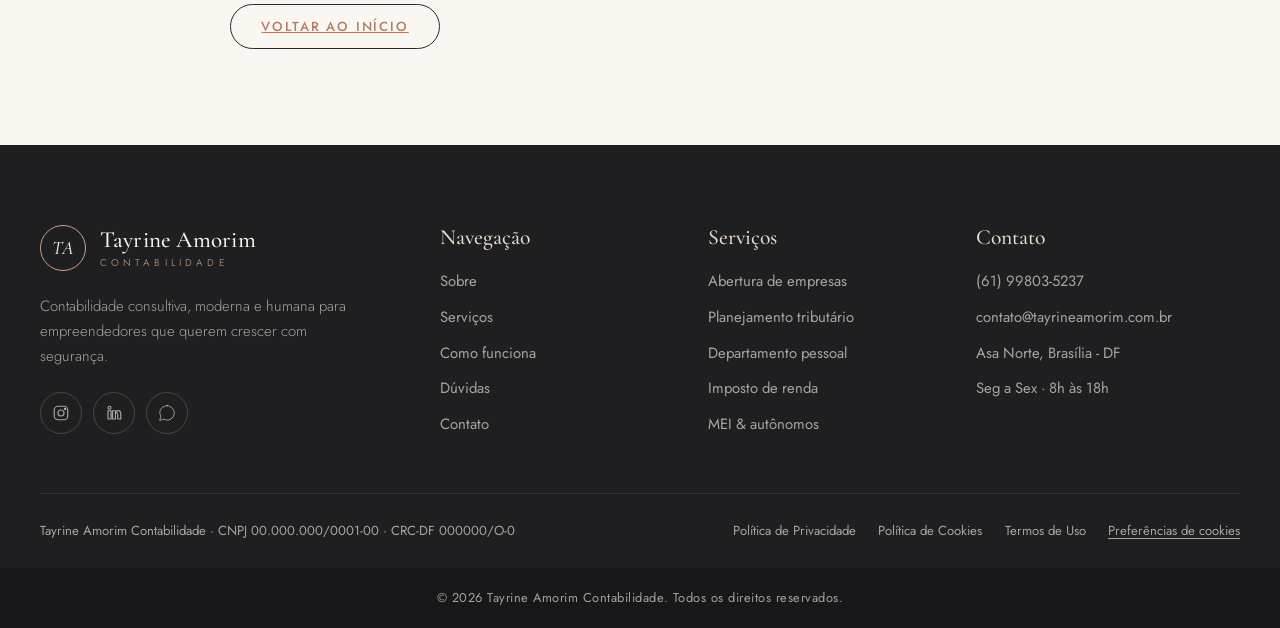
<file: politica-de-cookies.html>
<!DOCTYPE html>
<html lang="pt-BR">
<head>
  <meta charset="UTF-8">
  <meta name="viewport" content="width=device-width, initial-scale=1.0">
  <title>Política de Cookies | Tayrine Amorim Contabilidade</title>
  <meta name="description" content="Saiba quais cookies o site da Tayrine Amorim Contabilidade utiliza e como gerenciar suas preferências.">
  <meta name="theme-color" content="#2a2a2d">
  <link rel="icon" href="img/favicon.svg" type="image/svg+xml">
  <link rel="preconnect" href="https://fonts.googleapis.com">
  <link rel="preconnect" href="https://fonts.gstatic.com" crossorigin>
  <link href="https://fonts.googleapis.com/css2?family=Cormorant+Garamond:ital,wght@0,400;0,500;0,600;1,400;1,500&family=Jost:wght@300;400;500;600&display=swap" rel="stylesheet">
  <link rel="stylesheet" href="css/style.css">
</head>
<body>

  <a class="skip-link" href="#conteudo">Pular para o conteúdo</a>

  <header class="header header--solid" id="header">
    <div class="container header__inner">
      <a href="/#inicio" class="brand" aria-label="Tayrine Amorim Contabilidade - início">
        <img src="img/simbolo_tayrine_amorim.png" alt="Logo Tayrine Amorim Contabilidade" class="brand__logo-img">
        <span class="brand__text">
          <span class="brand__name">Tayrine Amorim</span>
          <span class="brand__tag">Contabilidade</span>
        </span>
      </a>

      <nav class="nav" id="nav" aria-label="Menu principal">
        <ul class="nav__list">
          <li><a href="/#sobre" class="nav__link">Sobre</a></li>
          <li><a href="/#servicos" class="nav__link">Serviços</a></li>
          <li><a href="/#como-funciona" class="nav__link">Como funciona</a></li>
          <li><a href="/#depoimentos" class="nav__link">Depoimentos</a></li>
          <li><a href="/#faq" class="nav__link">Dúvidas</a></li>
          <li><a href="/#contato" class="btn btn--primary btn--sm nav__cta">Fale comigo</a></li>
        </ul>
      </nav>

      <button class="nav-toggle" id="navToggle" aria-label="Abrir menu" aria-expanded="false" aria-controls="nav">
        <span></span><span></span><span></span>
      </button>
    </div>
  </header>

  <main id="conteudo">
    <section class="legal-hero">
      <div class="container">
        <p class="eyebrow">Transparência &amp; LGPD</p>
        <h1>Política de <em>Cookies</em></h1>
        <p>Última atualização: 18 de outubro de 2026</p>
      </div>
    </section>
    <section class="legal">
      <div class="container legal__body">

        <p>Esta política explica o que são cookies, quais utilizamos neste site e como você pode gerenciá-los, em conformidade com a LGPD e com as orientações da ANPD.</p>

        <h2>1. O que são cookies</h2>
        <p>Cookies são pequenos arquivos de texto armazenados no seu navegador quando você visita um site. Eles permitem lembrar suas preferências e entender como o site é utilizado. Tecnologias semelhantes, como o armazenamento local do navegador (localStorage), também são abrangidas por esta política.</p>

        <h2>2. Cookies que utilizamos</h2>
        <table>
          <thead><tr><th>Categoria</th><th>Finalidade</th><th>Duração</th><th>Consentimento</th></tr></thead>
          <tbody>
            <tr><td>Essenciais</td><td>Guardar suas escolhas de privacidade e garantir o funcionamento e a segurança do site.</td><td>Até 12 meses</td><td>Não necessário</td></tr>
            <tr><td>Análise</td><td>Medir visitas e uso das páginas de forma agregada e anônima para melhorar o conteúdo.</td><td>Até 24 meses</td><td>Necessário</td></tr>
            <tr><td>Marketing</td><td>Exibir conteúdos e anúncios relevantes em outras plataformas.</td><td>Até 12 meses</td><td>Necessário</td></tr>
          </tbody>
        </table>
        <p>Cookies de análise e marketing só são ativados após o seu consentimento expresso no aviso exibido na primeira visita.</p>

        <h2>3. Como gerenciar</h2>
        <p>Você pode aceitar, recusar ou personalizar os cookies a qualquer momento:</p>
        <ul>
          <li>Pelo botão <button type="button" class="link-btn" data-open-cookies>Preferências de cookies</button>, também disponível no rodapé;</li>
          <li>Pelas configurações do seu navegador, que permitem bloquear ou apagar cookies. Bloquear cookies essenciais pode afetar o funcionamento do site.</li>
        </ul>

        <h2>4. Contato</h2>
        <p><strong>Controladora:</strong> Tayrine Amorim Contabilidade, CNPJ 00.000.000/0001-00, CRC-DF 000000/O-0, com sede em SHN Quadra 00, Bloco X, Sala 000, Asa Norte, Brasília - DF.<br>
        <strong>Encarregada pelo tratamento de dados (DPO):</strong> Tayrine Amorim · <a href="mailto:privacidade@tayrineamorim.com.br">privacidade@tayrineamorim.com.br</a></p>

        <div class="legal__back"><a href="/" class="btn btn--ghost">Voltar ao início</a></div>
      </div>
    </section>
  </main>

  <footer class="footer">
    <div class="container footer__grid">
      <div class="footer__brand">
        <a href="/#inicio" class="brand brand--light">
          <span class="brand__mono">TA</span>
          <span class="brand__text">
            <span class="brand__name">Tayrine Amorim</span>
            <span class="brand__tag">Contabilidade</span>
          </span>
        </a>
        <p>Contabilidade consultiva, moderna e humana para empreendedores que querem crescer com segurança.</p>
        <div class="social">
          <a href="https://instagram.com/tayrineamorim.contabil" target="_blank" rel="noopener" aria-label="Instagram"><svg viewBox="0 0 24 24"><rect x="3" y="3" width="18" height="18" rx="5"/><circle cx="12" cy="12" r="4"/><circle cx="17.5" cy="6.5" r=".8" fill="currentColor"/></svg></a>
          <a href="https://www.linkedin.com/in/tayrineamorim" target="_blank" rel="noopener" aria-label="LinkedIn"><svg viewBox="0 0 24 24"><path d="M4 9h4v11H4zM6 3a2 2 0 110 4 2 2 0 010-4zM10 9h4v1.6c.6-1 1.9-1.9 3.6-1.9 3 0 3.4 2 3.4 4.5V20h-4v-5.8c0-1.2 0-2.7-1.7-2.7S13.9 12.8 13.9 14V20h-4z"/></svg></a>
          <a href="https://wa.me/5561998035237" target="_blank" rel="noopener" aria-label="WhatsApp"><svg viewBox="0 0 32 32"><path d="M16 3C9 3 3.3 8.6 3.3 15.6c0 2.2.6 4.4 1.7 6.3L3 29l7.3-1.9c1.8 1 3.8 1.5 5.8 1.5 7 0 12.7-5.6 12.7-12.6S23 3 16 3z"/></svg></a>
        </div>
      </div>
      <div>
        <h4>Navegação</h4>
        <ul>
          <li><a href="/#sobre">Sobre</a></li>
          <li><a href="/#servicos">Serviços</a></li>
          <li><a href="/#como-funciona">Como funciona</a></li>
          <li><a href="/#faq">Dúvidas</a></li>
          <li><a href="/#contato">Contato</a></li>
        </ul>
      </div>
      <div>
        <h4>Serviços</h4>
        <ul>
          <li><a href="/#servicos">Abertura de empresas</a></li>
          <li><a href="/#servicos">Planejamento tributário</a></li>
          <li><a href="/#servicos">Departamento pessoal</a></li>
          <li><a href="/#servicos">Imposto de renda</a></li>
          <li><a href="/#servicos">MEI &amp; autônomos</a></li>
        </ul>
      </div>
      <div>
        <h4>Contato</h4>
        <ul class="footer__contact">
          <li><a href="https://wa.me/5561998035237" target="_blank" rel="noopener">(61) 99803-5237</a></li>
          <li><a href="mailto:contato@tayrineamorim.com.br">contato@tayrineamorim.com.br</a></li>
          <li>Asa Norte, Brasília - DF</li>
          <li>Seg a Sex · 8h às 18h</li>
        </ul>
      </div>
    </div>
    <div class="container footer__legal">
      <p>Tayrine Amorim Contabilidade · CNPJ 00.000.000/0001-00 · CRC-DF 000000/O-0</p>
      <nav aria-label="Links legais">
        <a href="politica-de-privacidade.html">Política de Privacidade</a>
        <a href="politica-de-cookies.html">Política de Cookies</a>
        <a href="termos-de-uso.html">Termos de Uso</a>
        <button type="button" class="link-btn" data-open-cookies>Preferências de cookies</button>
      </nav>
    </div>
    <div class="footer__bottom">
      <div class="container">
        <p>© <span data-year>2026</span> Tayrine Amorim Contabilidade. Todos os direitos reservados.</p>
      </div>
    </div>
  </footer>

  <!-- WHATSAPP FLUTUANTE -->
  <a href="https://wa.me/5561998035237?text=Ol%C3%A1%2C%20Tayrine!%20Vim%20pelo%20site%20e%20gostaria%20de%20mais%20informa%C3%A7%C3%B5es." class="wa-float" target="_blank" rel="noopener" aria-label="Conversar no WhatsApp">
    <svg viewBox="0 0 32 32" aria-hidden="true"><path d="M16 3C9 3 3.3 8.6 3.3 15.6c0 2.2.6 4.4 1.7 6.3L3 29l7.3-1.9c1.8 1 3.8 1.5 5.8 1.5 7 0 12.7-5.6 12.7-12.6S23 3 16 3zm0 23.1c-1.9 0-3.7-.5-5.3-1.5l-.4-.2-4.3 1.1 1.2-4.2-.3-.4a10.4 10.4 0 01-1.6-5.4C5.3 9.8 10.1 5.1 16 5.1s10.6 4.7 10.6 10.5S21.9 26.1 16 26.1zm5.8-7.8c-.3-.2-1.9-.9-2.2-1-.3-.1-.5-.2-.7.2-.2.3-.8 1-1 1.2-.2.2-.4.2-.7.1-.3-.2-1.3-.5-2.6-1.6-1-.9-1.6-1.9-1.8-2.2-.2-.3 0-.5.1-.7l.5-.6c.2-.2.2-.3.3-.6.1-.2 0-.4 0-.6l-1-2.4c-.3-.6-.5-.5-.7-.5h-.6c-.2 0-.6.1-.9.4-.3.3-1.1 1.1-1.1 2.7s1.2 3.1 1.3 3.3c.2.2 2.3 3.5 5.5 4.9.8.3 1.4.5 1.9.7.8.2 1.5.2 2.1.1.6-.1 1.9-.8 2.2-1.5.3-.7.3-1.4.2-1.5-.1-.1-.3-.2-.6-.4z"/></svg>
  </a>

  <button class="to-top" id="toTop" aria-label="Voltar ao topo">
    <svg viewBox="0 0 24 24" aria-hidden="true"><path d="M12 19V5M5 12l7-7 7 7"/></svg>
  </button>

  <!-- COOKIES / LGPD -->
  <div class="cookie" id="cookieBanner" role="dialog" aria-live="polite" aria-label="Aviso de cookies" hidden>
    <div class="cookie__text">
      <strong>Sua privacidade importa</strong>
      <p>Uso cookies essenciais para o funcionamento do site e, com sua permissão, cookies de análise para melhorar sua experiência, conforme a LGPD (Lei nº 13.709/2018). Saiba mais na <a href="/politica-de-cookies.html">Política de Cookies</a>.</p>
    </div>
    <div class="cookie__actions">
      <button type="button" class="btn btn--ghost btn--sm" data-cookie="settings">Personalizar</button>
      <button type="button" class="btn btn--ghost btn--sm" data-cookie="reject">Recusar</button>
      <button type="button" class="btn btn--primary btn--sm" data-cookie="accept">Aceitar todos</button>
    </div>
  </div>

  <div class="modal" id="cookieModal" hidden>
    <div class="modal__box" role="dialog" aria-modal="true" aria-labelledby="cookieModalTitle">
      <button class="modal__close" type="button" data-cookie="close" aria-label="Fechar">×</button>
      <h3 id="cookieModalTitle">Preferências de cookies</h3>
      <p>Escolha quais categorias de cookies você permite. Você pode mudar isso a qualquer momento.</p>
      <div class="pref">
        <div><strong>Essenciais</strong><span>Necessários para o site funcionar. Não podem ser desativados.</span></div>
        <label class="switch"><input type="checkbox" checked disabled><span></span></label>
      </div>
      <div class="pref">
        <div><strong>Análise</strong><span>Ajudam a entender como o site é usado, de forma anônima.</span></div>
        <label class="switch"><input type="checkbox" id="prefAnalytics"><span></span></label>
      </div>
      <div class="pref">
        <div><strong>Marketing</strong><span>Permitem exibir conteúdos e anúncios mais relevantes.</span></div>
        <label class="switch"><input type="checkbox" id="prefMarketing"><span></span></label>
      </div>
      <div class="modal__actions">
        <button type="button" class="btn btn--ghost btn--sm" data-cookie="reject">Recusar opcionais</button>
        <button type="button" class="btn btn--primary btn--sm" data-cookie="save">Salvar preferências</button>
      </div>
    </div>
  </div>

  <script src="js/main.js" defer></script>
</body>
</html>
</file>
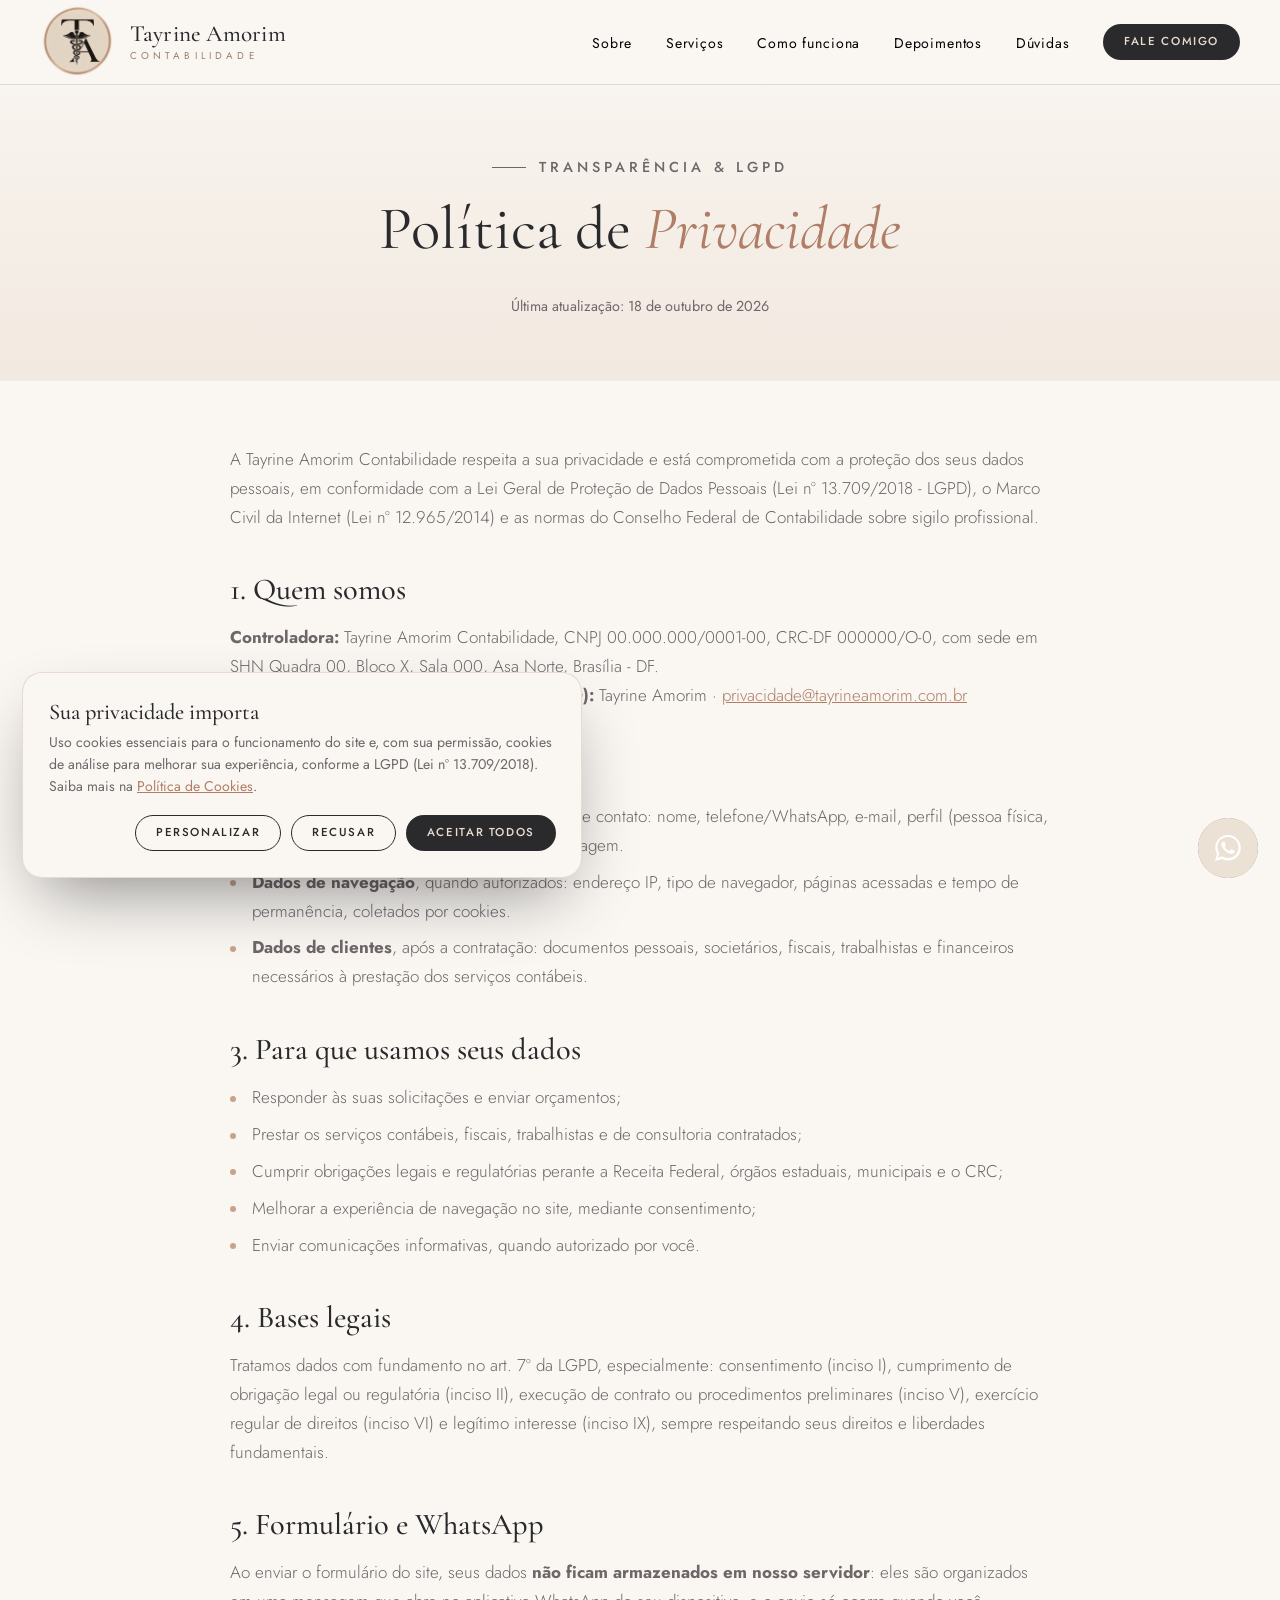
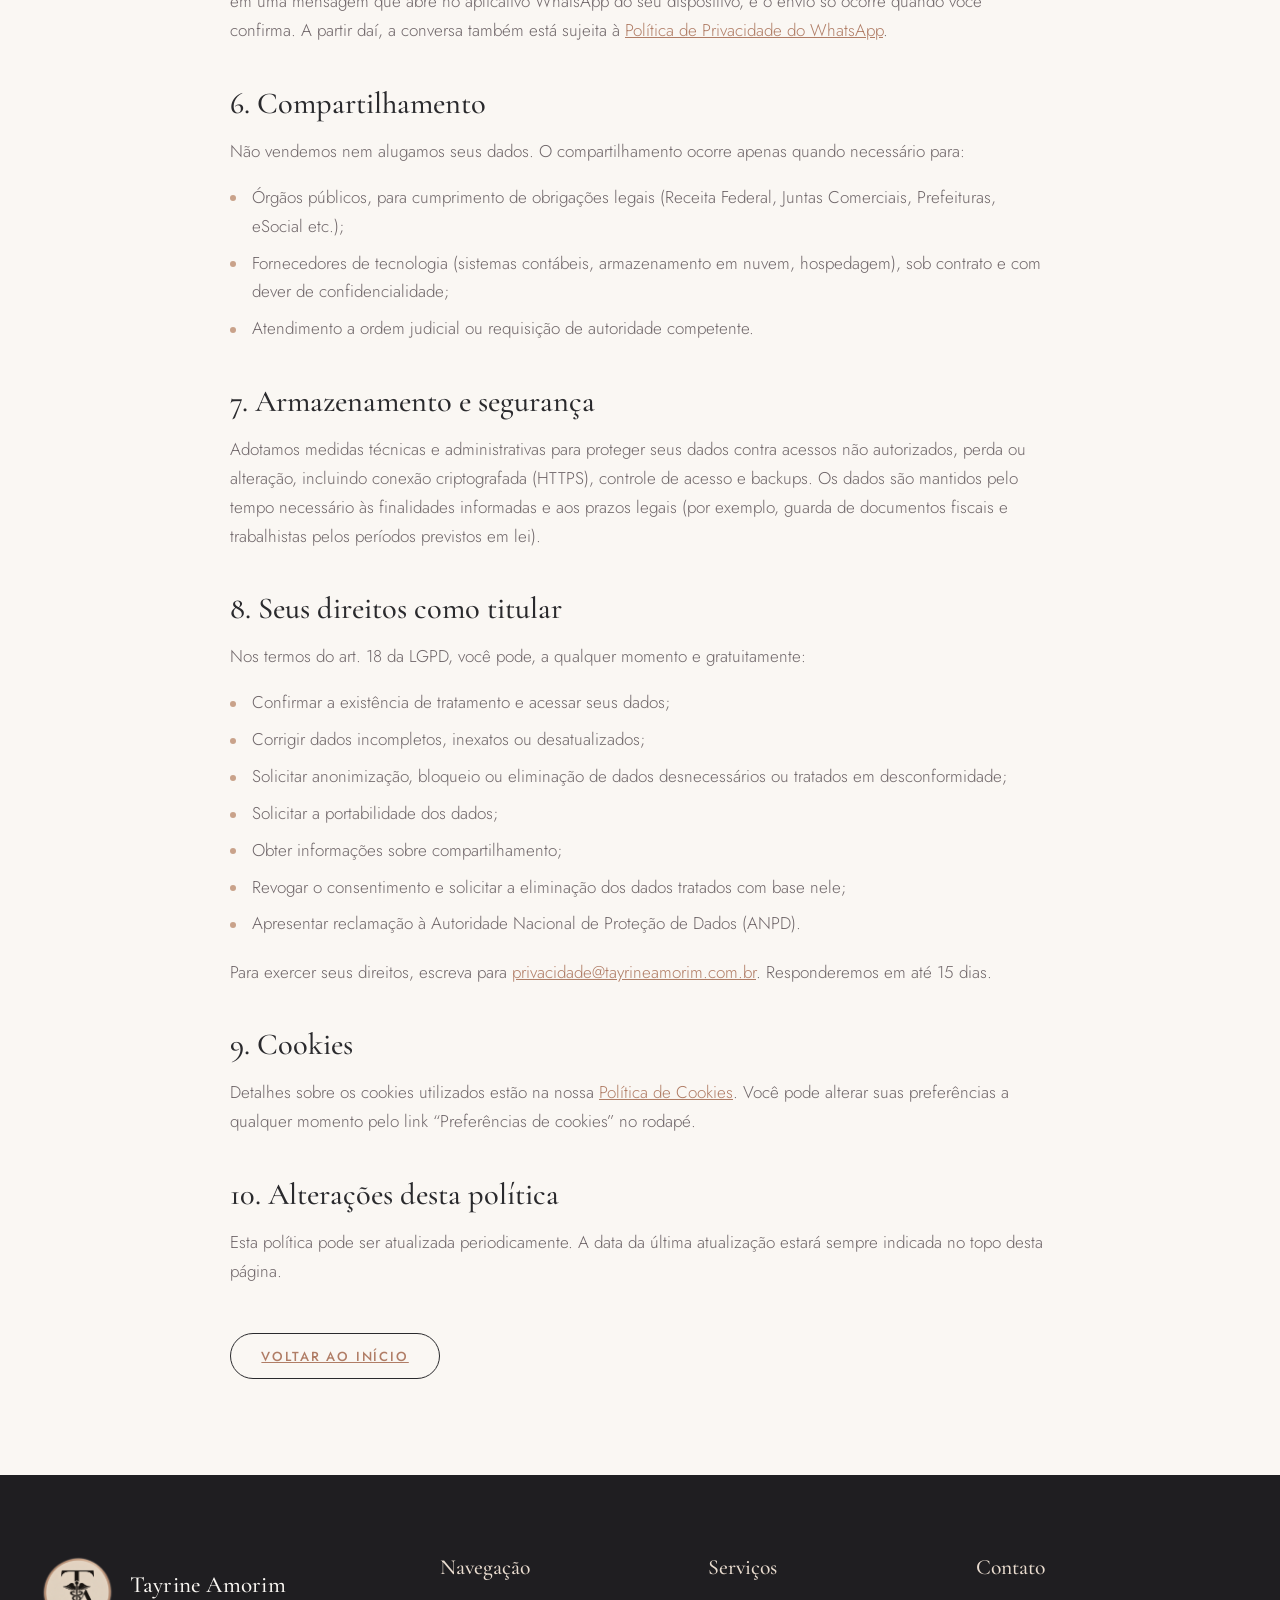
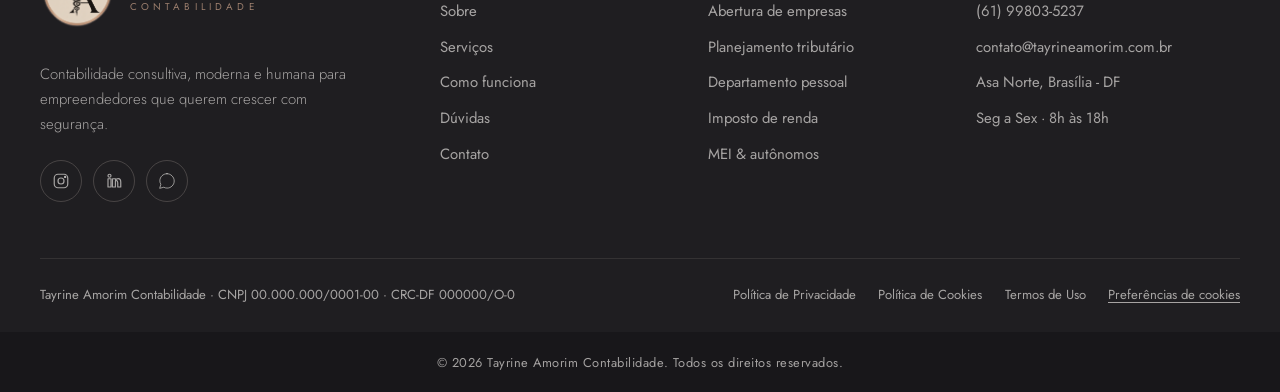
<file: politica-de-privacidade.html>
<!DOCTYPE html>
<html lang="pt-BR">
<head>
  <meta charset="UTF-8">
  <meta name="viewport" content="width=device-width, initial-scale=1.0">
  <title>Política de Privacidade | Tayrine Amorim Contabilidade</title>
  <meta name="description" content="Como a Tayrine Amorim Contabilidade coleta, usa e protege seus dados pessoais, em conformidade com a LGPD.">
  <meta name="theme-color" content="#2a2a2d">
  <link rel="icon" href="img/favicon.svg" type="image/svg+xml">
  <link rel="preconnect" href="https://fonts.googleapis.com">
  <link rel="preconnect" href="https://fonts.gstatic.com" crossorigin>
  <link href="https://fonts.googleapis.com/css2?family=Cormorant+Garamond:ital,wght@0,400;0,500;0,600;1,400;1,500&family=Jost:wght@300;400;500;600&display=swap" rel="stylesheet">
  <link rel="stylesheet" href="css/style.css">
</head>
<body>

  <a class="skip-link" href="#conteudo">Pular para o conteúdo</a>

  <header class="header header--solid" id="header">
    <div class="container header__inner">
      <a href="/#inicio" class="brand" aria-label="Tayrine Amorim Contabilidade - início">
       <img src="img/simbolo_tayrine_amorim.png" alt="Logo Tayrine Amorim Contabilidade" class="brand__logo-img">
        <span class="brand__text">
          <span class="brand__name">Tayrine Amorim</span>
          <span class="brand__tag">Contabilidade</span>
        </span>
      </a>

      <nav class="nav" id="nav" aria-label="Menu principal">
        <ul class="nav__list">
          <li><a href="/#sobre" class="nav__link">Sobre</a></li>
          <li><a href="/#servicos" class="nav__link">Serviços</a></li>
          <li><a href="/#como-funciona" class="nav__link">Como funciona</a></li>
          <li><a href="/#depoimentos" class="nav__link">Depoimentos</a></li>
          <li><a href="/#faq" class="nav__link">Dúvidas</a></li>
          <li><a href="/#contato" class="btn btn--primary btn--sm nav__cta">Fale comigo</a></li>
        </ul>
      </nav>

      <button class="nav-toggle" id="navToggle" aria-label="Abrir menu" aria-expanded="false" aria-controls="nav">
        <span></span><span></span><span></span>
      </button>
    </div>
  </header>

  <main id="conteudo">
    <section class="legal-hero">
      <div class="container">
        <p class="eyebrow">Transparência &amp; LGPD</p>
        <h1>Política de <em>Privacidade</em></h1>
        <p>Última atualização: 18 de outubro de 2026</p>
      </div>
    </section>
    <section class="legal">
      <div class="container legal__body">

        <p>A Tayrine Amorim Contabilidade respeita a sua privacidade e está comprometida com a proteção dos seus dados pessoais, em conformidade com a Lei Geral de Proteção de Dados Pessoais (Lei nº 13.709/2018 - LGPD), o Marco Civil da Internet (Lei nº 12.965/2014) e as normas do Conselho Federal de Contabilidade sobre sigilo profissional.</p>

        <h2>1. Quem somos</h2>
        <p><strong>Controladora:</strong> Tayrine Amorim Contabilidade, CNPJ 00.000.000/0001-00, CRC-DF 000000/O-0, com sede em SHN Quadra 00, Bloco X, Sala 000, Asa Norte, Brasília - DF.<br>
        <strong>Encarregada pelo tratamento de dados (DPO):</strong> Tayrine Amorim · <a href="mailto:privacidade@tayrineamorim.com.br">privacidade@tayrineamorim.com.br</a></p>

        <h2>2. Quais dados coletamos</h2>
        <ul>
          <li><strong>Dados informados por você</strong> no formulário de contato: nome, telefone/WhatsApp, e-mail, perfil (pessoa física, MEI ou empresa), serviço de interesse e mensagem.</li>
          <li><strong>Dados de navegação</strong>, quando autorizados: endereço IP, tipo de navegador, páginas acessadas e tempo de permanência, coletados por cookies.</li>
          <li><strong>Dados de clientes</strong>, após a contratação: documentos pessoais, societários, fiscais, trabalhistas e financeiros necessários à prestação dos serviços contábeis.</li>
        </ul>

        <h2>3. Para que usamos seus dados</h2>
        <ul>
          <li>Responder às suas solicitações e enviar orçamentos;</li>
          <li>Prestar os serviços contábeis, fiscais, trabalhistas e de consultoria contratados;</li>
          <li>Cumprir obrigações legais e regulatórias perante a Receita Federal, órgãos estaduais, municipais e o CRC;</li>
          <li>Melhorar a experiência de navegação no site, mediante consentimento;</li>
          <li>Enviar comunicações informativas, quando autorizado por você.</li>
        </ul>

        <h2>4. Bases legais</h2>
        <p>Tratamos dados com fundamento no art. 7º da LGPD, especialmente: consentimento (inciso I), cumprimento de obrigação legal ou regulatória (inciso II), execução de contrato ou procedimentos preliminares (inciso V), exercício regular de direitos (inciso VI) e legítimo interesse (inciso IX), sempre respeitando seus direitos e liberdades fundamentais.</p>

        <h2>5. Formulário e WhatsApp</h2>
        <p>Ao enviar o formulário do site, seus dados <strong>não ficam armazenados em nosso servidor</strong>: eles são organizados em uma mensagem que abre no aplicativo WhatsApp do seu dispositivo, e o envio só ocorre quando você confirma. A partir daí, a conversa também está sujeita à <a href="https://www.whatsapp.com/legal/privacy-policy" target="_blank" rel="noopener">Política de Privacidade do WhatsApp</a>.</p>

        <h2>6. Compartilhamento</h2>
        <p>Não vendemos nem alugamos seus dados. O compartilhamento ocorre apenas quando necessário para:</p>
        <ul>
          <li>Órgãos públicos, para cumprimento de obrigações legais (Receita Federal, Juntas Comerciais, Prefeituras, eSocial etc.);</li>
          <li>Fornecedores de tecnologia (sistemas contábeis, armazenamento em nuvem, hospedagem), sob contrato e com dever de confidencialidade;</li>
          <li>Atendimento a ordem judicial ou requisição de autoridade competente.</li>
        </ul>

        <h2>7. Armazenamento e segurança</h2>
        <p>Adotamos medidas técnicas e administrativas para proteger seus dados contra acessos não autorizados, perda ou alteração, incluindo conexão criptografada (HTTPS), controle de acesso e backups. Os dados são mantidos pelo tempo necessário às finalidades informadas e aos prazos legais (por exemplo, guarda de documentos fiscais e trabalhistas pelos períodos previstos em lei).</p>

        <h2>8. Seus direitos como titular</h2>
        <p>Nos termos do art. 18 da LGPD, você pode, a qualquer momento e gratuitamente:</p>
        <ul>
          <li>Confirmar a existência de tratamento e acessar seus dados;</li>
          <li>Corrigir dados incompletos, inexatos ou desatualizados;</li>
          <li>Solicitar anonimização, bloqueio ou eliminação de dados desnecessários ou tratados em desconformidade;</li>
          <li>Solicitar a portabilidade dos dados;</li>
          <li>Obter informações sobre compartilhamento;</li>
          <li>Revogar o consentimento e solicitar a eliminação dos dados tratados com base nele;</li>
          <li>Apresentar reclamação à Autoridade Nacional de Proteção de Dados (ANPD).</li>
        </ul>
        <p>Para exercer seus direitos, escreva para <a href="mailto:privacidade@tayrineamorim.com.br">privacidade@tayrineamorim.com.br</a>. Responderemos em até 15 dias.</p>

        <h2>9. Cookies</h2>
        <p>Detalhes sobre os cookies utilizados estão na nossa <a href="/politica-de-cookies.html">Política de Cookies</a>. Você pode alterar suas preferências a qualquer momento pelo link “Preferências de cookies” no rodapé.</p>

        <h2>10. Alterações desta política</h2>
        <p>Esta política pode ser atualizada periodicamente. A data da última atualização estará sempre indicada no topo desta página.</p>

        <div class="legal__back"><a href="/" class="btn btn--ghost">Voltar ao início</a></div>
      </div>
    </section>
  </main>

  <footer class="footer">
    <div class="container footer__grid">
      <div class="footer__brand">
        <a href="/#inicio" class="brand brand--light">
          <img src="img/simbolo_tayrine_amorim.png" alt="Logo Tayrine Amorim Contabilidade" class="brand__logo-img">
          <span class="brand__text">
            <span class="brand__name">Tayrine Amorim</span>
            <span class="brand__tag">Contabilidade</span>
          </span>
        </a>
        <p>Contabilidade consultiva, moderna e humana para empreendedores que querem crescer com segurança.</p>
        <div class="social">
          <a href="https://instagram.com/tayrineamorim.contabil" target="_blank" rel="noopener" aria-label="Instagram"><svg viewBox="0 0 24 24"><rect x="3" y="3" width="18" height="18" rx="5"/><circle cx="12" cy="12" r="4"/><circle cx="17.5" cy="6.5" r=".8" fill="currentColor"/></svg></a>
          <a href="https://www.linkedin.com/in/tayrineamorim" target="_blank" rel="noopener" aria-label="LinkedIn"><svg viewBox="0 0 24 24"><path d="M4 9h4v11H4zM6 3a2 2 0 110 4 2 2 0 010-4zM10 9h4v1.6c.6-1 1.9-1.9 3.6-1.9 3 0 3.4 2 3.4 4.5V20h-4v-5.8c0-1.2 0-2.7-1.7-2.7S13.9 12.8 13.9 14V20h-4z"/></svg></a>
          <a href="https://wa.me/5561998035237" target="_blank" rel="noopener" aria-label="WhatsApp"><svg viewBox="0 0 32 32"><path d="M16 3C9 3 3.3 8.6 3.3 15.6c0 2.2.6 4.4 1.7 6.3L3 29l7.3-1.9c1.8 1 3.8 1.5 5.8 1.5 7 0 12.7-5.6 12.7-12.6S23 3 16 3z"/></svg></a>
        </div>
      </div>
      <div>
        <h4>Navegação</h4>
        <ul>
          <li><a href="./#sobre">Sobre</a></li>
          <li><a href="#servicos">Serviços</a></li>
          <li><a href="#como-funciona">Como funciona</a></li>
          <li><a href="#faq">Dúvidas</a></li>
          <li><a href="#contato">Contato</a></li>
        </ul>
      </div>
      <div>
        <h4>Serviços</h4>
        <ul>
          <li><a href="/#servicos">Abertura de empresas</a></li>
          <li><a href="/#servicos">Planejamento tributário</a></li>
          <li><a href="/#servicos">Departamento pessoal</a></li>
          <li><a href="/#servicos">Imposto de renda</a></li>
          <li><a href="/#servicos">MEI &amp; autônomos</a></li>
        </ul>
      </div>
      <div>
        <h4>Contato</h4>
        <ul class="footer__contact">
          <li><a href="https://wa.me/5561998035237" target="_blank" rel="noopener">(61) 99803-5237</a></li>
          <li><a href="mailto:contato@tayrineamorim.com.br">contato@tayrineamorim.com.br</a></li>
          <li>Asa Norte, Brasília - DF</li>
          <li>Seg a Sex · 8h às 18h</li>
        </ul>
      </div>
    </div>
    <div class="container footer__legal">
      <p>Tayrine Amorim Contabilidade · CNPJ 00.000.000/0001-00 · CRC-DF 000000/O-0</p>
      <nav aria-label="Links legais">
        <a href="politica-de-privacidade.html">Política de Privacidade</a>
        <a href="politica-de-cookies.html">Política de Cookies</a>
        <a href="termos-de-uso.html">Termos de Uso</a>
        <button type="button" class="link-btn" data-open-cookies>Preferências de cookies</button>
      </nav>
    </div>
    <div class="footer__bottom">
      <div class="container">
        <p>© <span data-year>2026</span> Tayrine Amorim Contabilidade. Todos os direitos reservados.</p>
      </div>
    </div>
  </footer>

  <!-- WHATSAPP FLUTUANTE -->
  <a href="https://wa.me/5561998035237?text=Ol%C3%A1%2C%20Tayrine!%20Vim%20pelo%20site%20e%20gostaria%20de%20mais%20informa%C3%A7%C3%B5es." class="wa-float" target="_blank" rel="noopener" aria-label="Conversar no WhatsApp">
    <svg viewBox="0 0 32 32" aria-hidden="true"><path d="M16 3C9 3 3.3 8.6 3.3 15.6c0 2.2.6 4.4 1.7 6.3L3 29l7.3-1.9c1.8 1 3.8 1.5 5.8 1.5 7 0 12.7-5.6 12.7-12.6S23 3 16 3zm0 23.1c-1.9 0-3.7-.5-5.3-1.5l-.4-.2-4.3 1.1 1.2-4.2-.3-.4a10.4 10.4 0 01-1.6-5.4C5.3 9.8 10.1 5.1 16 5.1s10.6 4.7 10.6 10.5S21.9 26.1 16 26.1zm5.8-7.8c-.3-.2-1.9-.9-2.2-1-.3-.1-.5-.2-.7.2-.2.3-.8 1-1 1.2-.2.2-.4.2-.7.1-.3-.2-1.3-.5-2.6-1.6-1-.9-1.6-1.9-1.8-2.2-.2-.3 0-.5.1-.7l.5-.6c.2-.2.2-.3.3-.6.1-.2 0-.4 0-.6l-1-2.4c-.3-.6-.5-.5-.7-.5h-.6c-.2 0-.6.1-.9.4-.3.3-1.1 1.1-1.1 2.7s1.2 3.1 1.3 3.3c.2.2 2.3 3.5 5.5 4.9.8.3 1.4.5 1.9.7.8.2 1.5.2 2.1.1.6-.1 1.9-.8 2.2-1.5.3-.7.3-1.4.2-1.5-.1-.1-.3-.2-.6-.4z"/></svg>
  </a>

  <button class="to-top" id="toTop" aria-label="Voltar ao topo">
    <svg viewBox="0 0 24 24" aria-hidden="true"><path d="M12 19V5M5 12l7-7 7 7"/></svg>
  </button>

  <!-- COOKIES / LGPD -->
  <div class="cookie" id="cookieBanner" role="dialog" aria-live="polite" aria-label="Aviso de cookies" hidden>
    <div class="cookie__text">
      <strong>Sua privacidade importa</strong>
      <p>Uso cookies essenciais para o funcionamento do site e, com sua permissão, cookies de análise para melhorar sua experiência, conforme a LGPD (Lei nº 13.709/2018). Saiba mais na <a href="/politica-de-cookies.html">Política de Cookies</a>.</p>
    </div>
    <div class="cookie__actions">
      <button type="button" class="btn btn--ghost btn--sm" data-cookie="settings">Personalizar</button>
      <button type="button" class="btn btn--ghost btn--sm" data-cookie="reject">Recusar</button>
      <button type="button" class="btn btn--primary btn--sm" data-cookie="accept">Aceitar todos</button>
    </div>
  </div>

  <div class="modal" id="cookieModal" hidden>
    <div class="modal__box" role="dialog" aria-modal="true" aria-labelledby="cookieModalTitle">
      <button class="modal__close" type="button" data-cookie="close" aria-label="Fechar">×</button>
      <h3 id="cookieModalTitle">Preferências de cookies</h3>
      <p>Escolha quais categorias de cookies você permite. Você pode mudar isso a qualquer momento.</p>
      <div class="pref">
        <div><strong>Essenciais</strong><span>Necessários para o site funcionar. Não podem ser desativados.</span></div>
        <label class="switch"><input type="checkbox" checked disabled><span></span></label>
      </div>
      <div class="pref">
        <div><strong>Análise</strong><span>Ajudam a entender como o site é usado, de forma anônima.</span></div>
        <label class="switch"><input type="checkbox" id="prefAnalytics"><span></span></label>
      </div>
      <div class="pref">
        <div><strong>Marketing</strong><span>Permitem exibir conteúdos e anúncios mais relevantes.</span></div>
        <label class="switch"><input type="checkbox" id="prefMarketing"><span></span></label>
      </div>
      <div class="modal__actions">
        <button type="button" class="btn btn--ghost btn--sm" data-cookie="reject">Recusar opcionais</button>
        <button type="button" class="btn btn--primary btn--sm" data-cookie="save">Salvar preferências</button>
      </div>
    </div>
  </div>

  <script src="js/main.js" defer></script>
</body>
</html>
</file>
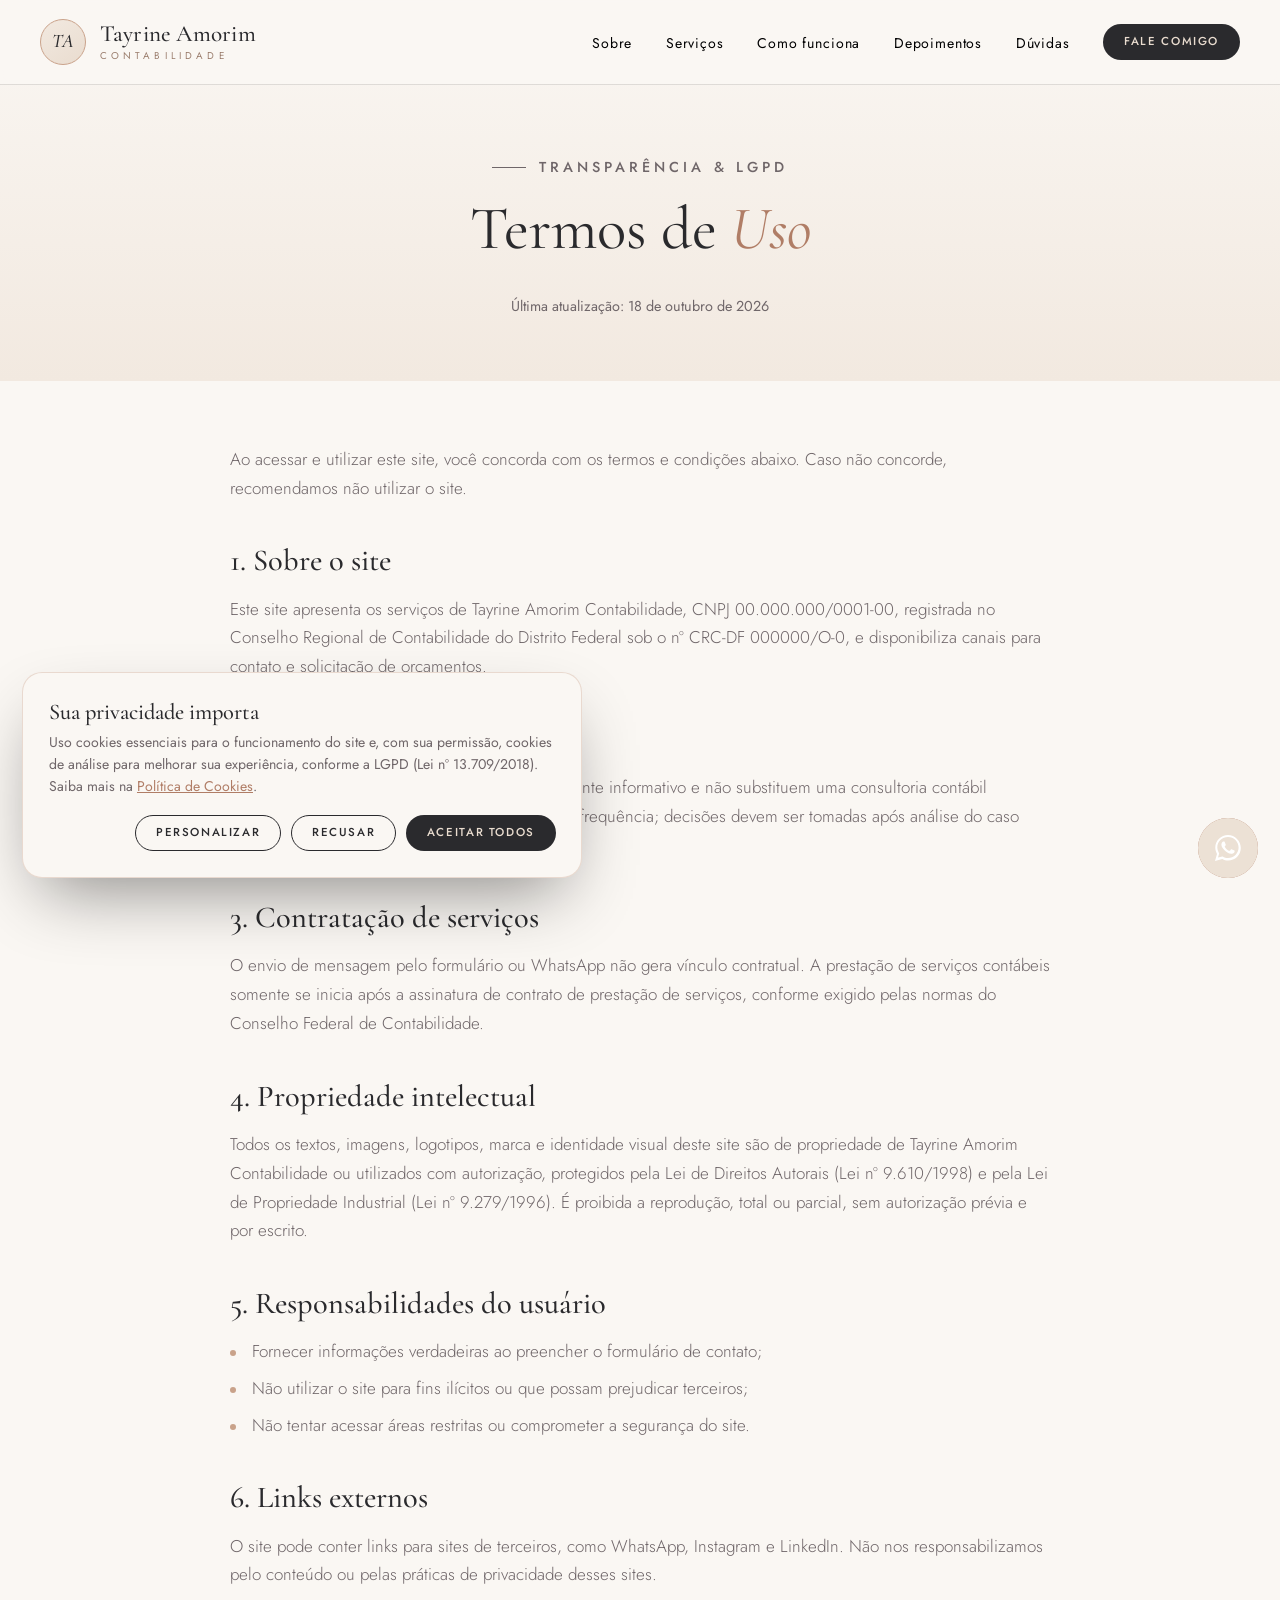
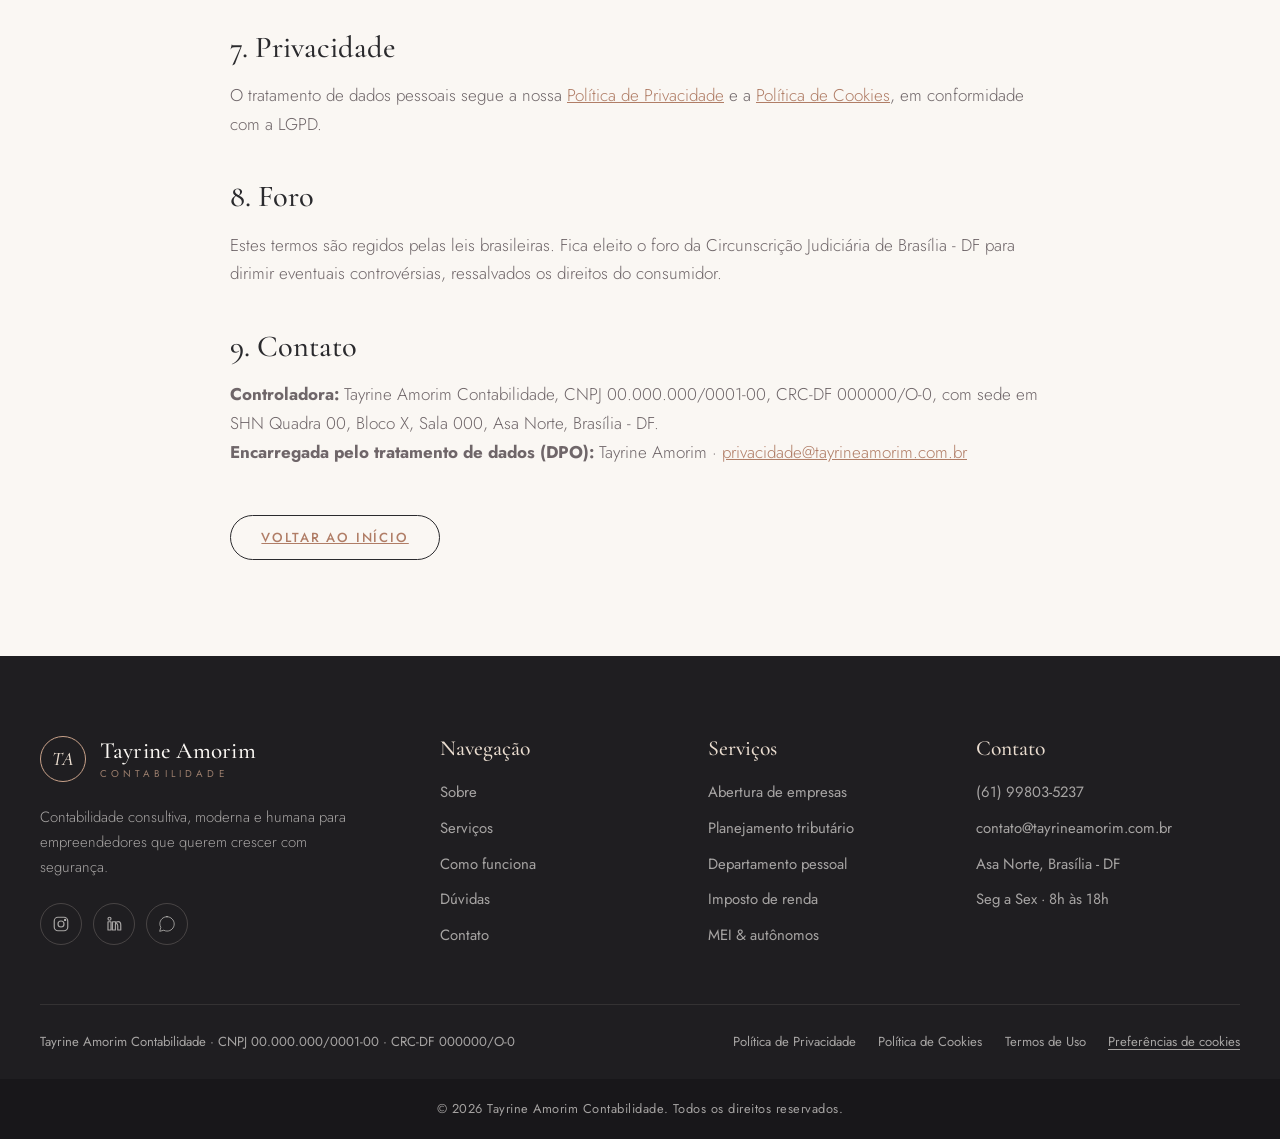
<file: termos-de-uso.html>
<!DOCTYPE html>
<html lang="pt-BR">
<head>
  <meta charset="UTF-8">
  <meta name="viewport" content="width=device-width, initial-scale=1.0">
  <title>Termos de Uso | Tayrine Amorim Contabilidade</title>
  <meta name="description" content="Termos e condições de uso do site da Tayrine Amorim Contabilidade.">
  <meta name="theme-color" content="#2a2a2d">
  <link rel="icon" href="/img/favicon.svg" type="image/svg+xml">
  <link rel="preconnect" href="https://fonts.googleapis.com">
  <link rel="preconnect" href="https://fonts.gstatic.com" crossorigin>
  <link href="https://fonts.googleapis.com/css2?family=Cormorant+Garamond:ital,wght@0,400;0,500;0,600;1,400;1,500&family=Jost:wght@300;400;500;600&display=swap" rel="stylesheet">
  <link rel="stylesheet" href="/css/style.css">
</head>
<body>

  <a class="skip-link" href="#conteudo">Pular para o conteúdo</a>

  <header class="header header--solid" id="header">
    <div class="container header__inner">
      <a href="/#inicio" class="brand" aria-label="Tayrine Amorim Contabilidade - início">
        <span class="brand__mono">TA</span>
        <span class="brand__text">
          <span class="brand__name">Tayrine Amorim</span>
          <span class="brand__tag">Contabilidade</span>
        </span>
      </a>

      <nav class="nav" id="nav" aria-label="Menu principal">
        <ul class="nav__list">
          <li><a href="/#sobre" class="nav__link">Sobre</a></li>
          <li><a href="/#servicos" class="nav__link">Serviços</a></li>
          <li><a href="/#como-funciona" class="nav__link">Como funciona</a></li>
          <li><a href="/#depoimentos" class="nav__link">Depoimentos</a></li>
          <li><a href="/#faq" class="nav__link">Dúvidas</a></li>
          <li><a href="/#contato" class="btn btn--primary btn--sm nav__cta">Fale comigo</a></li>
        </ul>
      </nav>

      <button class="nav-toggle" id="navToggle" aria-label="Abrir menu" aria-expanded="false" aria-controls="nav">
        <span></span><span></span><span></span>
      </button>
    </div>
  </header>

  <main id="conteudo">
    <section class="legal-hero">
      <div class="container">
        <p class="eyebrow">Transparência &amp; LGPD</p>
        <h1>Termos de <em>Uso</em></h1>
        <p>Última atualização: 18 de outubro de 2026</p>
      </div>
    </section>
    <section class="legal">
      <div class="container legal__body">

        <p>Ao acessar e utilizar este site, você concorda com os termos e condições abaixo. Caso não concorde, recomendamos não utilizar o site.</p>

        <h2>1. Sobre o site</h2>
        <p>Este site apresenta os serviços de Tayrine Amorim Contabilidade, CNPJ 00.000.000/0001-00, registrada no Conselho Regional de Contabilidade do Distrito Federal sob o nº CRC-DF 000000/O-0, e disponibiliza canais para contato e solicitação de orçamentos.</p>

        <h2>2. Caráter informativo</h2>
        <p>Os conteúdos publicados têm caráter exclusivamente informativo e não substituem uma consultoria contábil individualizada. A legislação tributária muda com frequência; decisões devem ser tomadas após análise do caso concreto por profissional habilitado.</p>

        <h2>3. Contratação de serviços</h2>
        <p>O envio de mensagem pelo formulário ou WhatsApp não gera vínculo contratual. A prestação de serviços contábeis somente se inicia após a assinatura de contrato de prestação de serviços, conforme exigido pelas normas do Conselho Federal de Contabilidade.</p>

        <h2>4. Propriedade intelectual</h2>
        <p>Todos os textos, imagens, logotipos, marca e identidade visual deste site são de propriedade de Tayrine Amorim Contabilidade ou utilizados com autorização, protegidos pela Lei de Direitos Autorais (Lei nº 9.610/1998) e pela Lei de Propriedade Industrial (Lei nº 9.279/1996). É proibida a reprodução, total ou parcial, sem autorização prévia e por escrito.</p>

        <h2>5. Responsabilidades do usuário</h2>
        <ul>
          <li>Fornecer informações verdadeiras ao preencher o formulário de contato;</li>
          <li>Não utilizar o site para fins ilícitos ou que possam prejudicar terceiros;</li>
          <li>Não tentar acessar áreas restritas ou comprometer a segurança do site.</li>
        </ul>

        <h2>6. Links externos</h2>
        <p>O site pode conter links para sites de terceiros, como WhatsApp, Instagram e LinkedIn. Não nos responsabilizamos pelo conteúdo ou pelas práticas de privacidade desses sites.</p>

        <h2>7. Privacidade</h2>
        <p>O tratamento de dados pessoais segue a nossa <a href="/politica-de-privacidade.html">Política de Privacidade</a> e a <a href="/politica-de-cookies.html">Política de Cookies</a>, em conformidade com a LGPD.</p>

        <h2>8. Foro</h2>
        <p>Estes termos são regidos pelas leis brasileiras. Fica eleito o foro da Circunscrição Judiciária de Brasília - DF para dirimir eventuais controvérsias, ressalvados os direitos do consumidor.</p>

        <h2>9. Contato</h2>
        <p><strong>Controladora:</strong> Tayrine Amorim Contabilidade, CNPJ 00.000.000/0001-00, CRC-DF 000000/O-0, com sede em SHN Quadra 00, Bloco X, Sala 000, Asa Norte, Brasília - DF.<br>
        <strong>Encarregada pelo tratamento de dados (DPO):</strong> Tayrine Amorim · <a href="mailto:privacidade@tayrineamorim.com.br">privacidade@tayrineamorim.com.br</a></p>

        <div class="legal__back"><a href="/" class="btn btn--ghost">Voltar ao início</a></div>
      </div>
    </section>
  </main>

  <footer class="footer">
    <div class="container footer__grid">
      <div class="footer__brand">
        <a href="/#inicio" class="brand brand--light">
          <span class="brand__mono">TA</span>
          <span class="brand__text">
            <span class="brand__name">Tayrine Amorim</span>
            <span class="brand__tag">Contabilidade</span>
          </span>
        </a>
        <p>Contabilidade consultiva, moderna e humana para empreendedores que querem crescer com segurança.</p>
        <div class="social">
          <a href="https://instagram.com/tayrineamorim.contabil" target="_blank" rel="noopener" aria-label="Instagram"><svg viewBox="0 0 24 24"><rect x="3" y="3" width="18" height="18" rx="5"/><circle cx="12" cy="12" r="4"/><circle cx="17.5" cy="6.5" r=".8" fill="currentColor"/></svg></a>
          <a href="https://www.linkedin.com/in/tayrineamorim" target="_blank" rel="noopener" aria-label="LinkedIn"><svg viewBox="0 0 24 24"><path d="M4 9h4v11H4zM6 3a2 2 0 110 4 2 2 0 010-4zM10 9h4v1.6c.6-1 1.9-1.9 3.6-1.9 3 0 3.4 2 3.4 4.5V20h-4v-5.8c0-1.2 0-2.7-1.7-2.7S13.9 12.8 13.9 14V20h-4z"/></svg></a>
          <a href="https://wa.me/5561998035237" target="_blank" rel="noopener" aria-label="WhatsApp"><svg viewBox="0 0 32 32"><path d="M16 3C9 3 3.3 8.6 3.3 15.6c0 2.2.6 4.4 1.7 6.3L3 29l7.3-1.9c1.8 1 3.8 1.5 5.8 1.5 7 0 12.7-5.6 12.7-12.6S23 3 16 3z"/></svg></a>
        </div>
      </div>
      <div>
        <h4>Navegação</h4>
        <ul>
          <li><a href="/#sobre">Sobre</a></li>
          <li><a href="/#servicos">Serviços</a></li>
          <li><a href="/#como-funciona">Como funciona</a></li>
          <li><a href="/#faq">Dúvidas</a></li>
          <li><a href="/#contato">Contato</a></li>
        </ul>
      </div>
      <div>
        <h4>Serviços</h4>
        <ul>
          <li><a href="/#servicos">Abertura de empresas</a></li>
          <li><a href="/#servicos">Planejamento tributário</a></li>
          <li><a href="/#servicos">Departamento pessoal</a></li>
          <li><a href="/#servicos">Imposto de renda</a></li>
          <li><a href="/#servicos">MEI &amp; autônomos</a></li>
        </ul>
      </div>
      <div>
        <h4>Contato</h4>
        <ul class="footer__contact">
          <li><a href="https://wa.me/5561998035237" target="_blank" rel="noopener">(61) 99803-5237</a></li>
          <li><a href="mailto:contato@tayrineamorim.com.br">contato@tayrineamorim.com.br</a></li>
          <li>Asa Norte, Brasília - DF</li>
          <li>Seg a Sex · 8h às 18h</li>
        </ul>
      </div>
    </div>
    <div class="container footer__legal">
      <p>Tayrine Amorim Contabilidade · CNPJ 00.000.000/0001-00 · CRC-DF 000000/O-0</p>
      <nav aria-label="Links legais">
        <a href="/politica-de-privacidade.html">Política de Privacidade</a>
        <a href="/politica-de-cookies.html">Política de Cookies</a>
        <a href="/termos-de-uso.html">Termos de Uso</a>
        <button type="button" class="link-btn" data-open-cookies>Preferências de cookies</button>
      </nav>
    </div>
    <div class="footer__bottom">
      <div class="container">
        <p>© <span data-year>2026</span> Tayrine Amorim Contabilidade. Todos os direitos reservados.</p>
      </div>
    </div>
  </footer>

  <!-- WHATSAPP FLUTUANTE -->
  <a href="https://wa.me/5561998035237?text=Ol%C3%A1%2C%20Tayrine!%20Vim%20pelo%20site%20e%20gostaria%20de%20mais%20informa%C3%A7%C3%B5es." class="wa-float" target="_blank" rel="noopener" aria-label="Conversar no WhatsApp">
    <svg viewBox="0 0 32 32" aria-hidden="true"><path d="M16 3C9 3 3.3 8.6 3.3 15.6c0 2.2.6 4.4 1.7 6.3L3 29l7.3-1.9c1.8 1 3.8 1.5 5.8 1.5 7 0 12.7-5.6 12.7-12.6S23 3 16 3zm0 23.1c-1.9 0-3.7-.5-5.3-1.5l-.4-.2-4.3 1.1 1.2-4.2-.3-.4a10.4 10.4 0 01-1.6-5.4C5.3 9.8 10.1 5.1 16 5.1s10.6 4.7 10.6 10.5S21.9 26.1 16 26.1zm5.8-7.8c-.3-.2-1.9-.9-2.2-1-.3-.1-.5-.2-.7.2-.2.3-.8 1-1 1.2-.2.2-.4.2-.7.1-.3-.2-1.3-.5-2.6-1.6-1-.9-1.6-1.9-1.8-2.2-.2-.3 0-.5.1-.7l.5-.6c.2-.2.2-.3.3-.6.1-.2 0-.4 0-.6l-1-2.4c-.3-.6-.5-.5-.7-.5h-.6c-.2 0-.6.1-.9.4-.3.3-1.1 1.1-1.1 2.7s1.2 3.1 1.3 3.3c.2.2 2.3 3.5 5.5 4.9.8.3 1.4.5 1.9.7.8.2 1.5.2 2.1.1.6-.1 1.9-.8 2.2-1.5.3-.7.3-1.4.2-1.5-.1-.1-.3-.2-.6-.4z"/></svg>
  </a>

  <button class="to-top" id="toTop" aria-label="Voltar ao topo">
    <svg viewBox="0 0 24 24" aria-hidden="true"><path d="M12 19V5M5 12l7-7 7 7"/></svg>
  </button>

  <!-- COOKIES / LGPD -->
  <div class="cookie" id="cookieBanner" role="dialog" aria-live="polite" aria-label="Aviso de cookies" hidden>
    <div class="cookie__text">
      <strong>Sua privacidade importa</strong>
      <p>Uso cookies essenciais para o funcionamento do site e, com sua permissão, cookies de análise para melhorar sua experiência, conforme a LGPD (Lei nº 13.709/2018). Saiba mais na <a href="/politica-de-cookies.html">Política de Cookies</a>.</p>
    </div>
    <div class="cookie__actions">
      <button type="button" class="btn btn--ghost btn--sm" data-cookie="settings">Personalizar</button>
      <button type="button" class="btn btn--ghost btn--sm" data-cookie="reject">Recusar</button>
      <button type="button" class="btn btn--primary btn--sm" data-cookie="accept">Aceitar todos</button>
    </div>
  </div>

  <div class="modal" id="cookieModal" hidden>
    <div class="modal__box" role="dialog" aria-modal="true" aria-labelledby="cookieModalTitle">
      <button class="modal__close" type="button" data-cookie="close" aria-label="Fechar">×</button>
      <h3 id="cookieModalTitle">Preferências de cookies</h3>
      <p>Escolha quais categorias de cookies você permite. Você pode mudar isso a qualquer momento.</p>
      <div class="pref">
        <div><strong>Essenciais</strong><span>Necessários para o site funcionar. Não podem ser desativados.</span></div>
        <label class="switch"><input type="checkbox" checked disabled><span></span></label>
      </div>
      <div class="pref">
        <div><strong>Análise</strong><span>Ajudam a entender como o site é usado, de forma anônima.</span></div>
        <label class="switch"><input type="checkbox" id="prefAnalytics"><span></span></label>
      </div>
      <div class="pref">
        <div><strong>Marketing</strong><span>Permitem exibir conteúdos e anúncios mais relevantes.</span></div>
        <label class="switch"><input type="checkbox" id="prefMarketing"><span></span></label>
      </div>
      <div class="modal__actions">
        <button type="button" class="btn btn--ghost btn--sm" data-cookie="reject">Recusar opcionais</button>
        <button type="button" class="btn btn--primary btn--sm" data-cookie="save">Salvar preferências</button>
      </div>
    </div>
  </div>

  <script src="/js/main.js" defer></script>
</body>
</html>
</file>
<file: css/style.css>
/* =========================================================
   Tayrine Amorim Contabilidade
   Paleta extraída do retrato: grafite do fundo, castanho dos
   cabelos, nude rosado da pele e champanhe da luz.
   ========================================================= */
:root {
  --ink: #2a2a2d;
  --ink-2: #38373b;
  --ink-3: #4a484c;
  --espresso: #3b2c27;
  --nude: #c9a28a;
  --rose: #b07d66;
  --rose-dark: #94634f;
  --champagne: #e9dccf;
  --sand: #f2e9e0;
  --ivory: #faf7f3;
  --taupe: #8a7a71;
  --text: #3a3638;
  --muted: #6f6669;
  --line: rgba(42, 42, 45, .12);

  --serif: "Cormorant Garamond", "Times New Roman", serif;
  --sans: "Jost", "Helvetica Neue", Arial, sans-serif;

  --radius: 18px;
  --shadow: 0 20px 50px -20px rgba(42, 42, 45, .35);
  --ease: cubic-bezier(.22, .61, .36, 1);
  --header-h: 84px;
}

*, *::before, *::after { box-sizing: border-box; }
html { scroll-behavior: smooth; scroll-padding-top: var(--header-h); }
body {
  margin: 0;
  font-family: var(--sans);
  font-weight: 400;
  font-size: 1.0625rem;
  line-height: 1.7;
  color: var(--text);
  background: var(--ivory);
  -webkit-font-smoothing: antialiased;
  overflow-x: hidden;
}
img { max-width: 100%; display: block; width: 76px; }
a { color: inherit; text-decoration: none; }
h1, h2, h3, h4 { font-family: var(--serif); font-weight: 500; line-height: 1.15; margin: 0 0 .5em; color: var(--ink); }
p { margin: 0 0 1em; }
em { font-style: italic; color: var(--rose); }
ul, ol { margin: 0; padding: 0; list-style: none; }
svg { width: 1.25em; height: 1.25em; fill: none; stroke: currentColor; stroke-width: 1.6; stroke-linecap: round; stroke-linejoin: round; }

.container { width: min(1200px, 100% - 3rem); margin-inline: auto; }
.skip-link { position: absolute; left: -999px; top: 0; background: var(--ink); color: #fff; padding: .6rem 1rem; z-index: 999; }
.skip-link:focus { left: 1rem; top: 1rem; }
:focus-visible { outline: 2px solid var(--rose); outline-offset: 3px; }

/* ---------- Botões ---------- */
.btn {
  display: inline-flex; align-items: center; justify-content: center; gap: .6rem;
  padding: .95rem 1.9rem; border-radius: 999px; border: 1px solid transparent;
  font: 500 .82rem/1 var(--sans); letter-spacing: .14em; text-transform: uppercase;
  cursor: pointer; transition: all .35s var(--ease);
}
.btn--primary { background: var(--ink); color: var(--champagne); }
.btn--primary:hover { background: var(--rose); color: #fff; transform: translateY(-2px); box-shadow: 0 14px 30px -12px rgba(176, 125, 102, .7); }
.btn--ghost { border-color: var(--ink); color: var(--ink); background: transparent; }
.btn--ghost:hover { background: var(--ink); color: var(--champagne); }
.btn--light { background: var(--champagne); color: var(--ink); }
.btn--light:hover { background: #fff; transform: translateY(-2px); }
.btn--sm { padding: .7rem 1.25rem; font-size: .72rem; }
.btn--block { width: 100%; }
.wa-icon { fill: currentColor; stroke: none; width: 1.3em; height: 1.3em; }

.eyebrow {
  display: inline-flex; align-items: center; gap: .8rem;
  font: 500 .74rem/1 var(--sans); letter-spacing: .28em; text-transform: uppercase; color: var(--rose);
  margin-bottom: 1.2rem;
}
.eyebrow::before { content: ""; width: 34px; height: 1px; background: currentColor; }
.eyebrow--light { color: var(--nude); }

/* ---------- Header ---------- */
.header {
  position: fixed; 
  inset: 0 0 auto; 
  z-index: 100; 
  height: var(--header-h);
  display: flex; 
  align-items: center;
  transition: background .4s var(--ease), box-shadow .4s var(--ease), height .4s var(--ease);
  background: rgba(250, 247, 243, 0.92); 
  backdrop-filter: blur(14px);
  -webkit-backdrop-filter: blur(14px);
  box-shadow: 0 1px 0 var(--line);
}
/*.header.is-scrolled {
  background: rgba(250, 247, 243, 0.92); 
  backdrop-filter: blur(14px);
  -webkit-backdrop-filter: blur(14px);
  box-shadow: 0 1px 0 var(--line);
  height: 70px;
}*/
.header__inner { display: flex; align-items: center; justify-content: space-between; gap: 1rem; }

.brand { display: inline-flex; align-items: center; gap: .85rem; }
.brand__mono {
  display: grid; place-items: center; width: 46px; height: 46px; border-radius: 50%;
  border: 1px solid var(--nude); font: italic 500 1.2rem/1 var(--serif); color: var(--ink); letter-spacing: .02em;
  background: linear-gradient(145deg, var(--sand), var(--champagne));
}
.brand__text { display: flex; flex-direction: column; line-height: 1; }
.brand__name { font: 500 1.45rem/1 var(--serif); color: var(--ink); letter-spacing: .01em; }
.brand__tag { font: 400 .62rem/1 var(--sans); letter-spacing: .42em; text-transform: uppercase; color: #9b7e6d; margin-top: .35rem; }
.brand--light .brand__name { color: var(--ivory); }
.brand--light .brand__mono { background: transparent; color: var(--champagne); }

.nav__list { display: flex; align-items: center; gap: 2.1rem; }
.nav__link { position: relative; font-size: .88rem; letter-spacing: .06em; color: #000000; padding: .3rem 0; }



/* Cria a linha animada */
/*.nav__link::after {
    content: '';
    position: absolute;
    width: 0;
    height: 2px;
    bottom: 0;
    left: 50%;
    background-color: #000000;
    transition: all 0.3s ease-in-out;
    transform: translateX(-50%);
}*/

/* Expande a linha ao passar o rato */
.nav__link:hover::after {
    width: 100%;
}



.nav__link::after { content: ""; position: absolute; left: 0; bottom: 0; width: 0; height: 1px; background: var(--rose); transition: width .35s var(--ease); }
.nav__link:hover::after, .nav__link.is-active::after { width: 100%; }
.nav__link.is-active { color: var(--rose); }

.nav-toggle { display: none; width: 44px; height: 44px; border: 0; background: transparent; cursor: pointer; position: relative; z-index: 110; }
.nav-toggle span { position: absolute; left: 10px; right: 10px; height: 1.5px; background: var(--ink); transition: all .35s var(--ease); }
.nav-toggle span:nth-child(1) { top: 15px; }
.nav-toggle span:nth-child(2) { top: 21px; }
.nav-toggle span:nth-child(3) { top: 27px; right: 18px; }
.nav-toggle[aria-expanded="true"] span:nth-child(1) { top: 21px; transform: rotate(45deg); }
.nav-toggle[aria-expanded="true"] span:nth-child(2) { opacity: 0; }
.nav-toggle[aria-expanded="true"] span:nth-child(3) { top: 21px; right: 10px; transform: rotate(-45deg); }

/* ---------- Hero ---------- */
.hero { position: relative; min-height: 100vh; min-height: 100svh; display: flex; align-items: center; padding: calc(var(--header-h) + 2rem) 0 5rem; overflow: hidden; }
.hero__bg {
  position: absolute; inset: 0; z-index: -1;
  background:
    radial-gradient(60% 70% at 85% 40%, rgba(201, 162, 138, .35), transparent 60%),
    radial-gradient(40% 50% at 10% 90%, rgba(233, 220, 207, .9), transparent 70%),
    linear-gradient(180deg, var(--ivory), var(--sand));
}
.hero__bg::after {
  content: ""; position: absolute; right: -10vw; top: 0; bottom: 0; width: 48vw;
  background: linear-gradient(160deg, var(--ink-2), var(--ink));
  border-bottom-left-radius: 50vw 30vw; opacity: .96;
}
.hero__inner { display: grid; grid-template-columns: 1.1fr .9fr; align-items: center; gap: 4rem; }
.hero__title { font-size: clamp(2.8rem, 6vw, 5.4rem); font-weight: 400; letter-spacing: -.01em; margin-bottom: 1.5rem; }
.hero__title em { font-weight: 400; }
.hero__lead { font-size: 1.12rem; max-width: 520px; color: var(--muted); font-weight: 300; }
.hero__actions { display: flex; flex-wrap: wrap; gap: 1rem; margin: 2.2rem 0 3rem; }
.hero__trust { display: flex; flex-wrap: wrap; gap: 2.5rem; padding-top: 2rem; border-top: 1px solid var(--line); max-width: 560px; }
.hero__trust li { display: flex; flex-direction: column; }
.hero__trust strong { font: 500 2.6rem/1 var(--serif); color: var(--ink); }
.hero__trust span { font-size: .78rem; letter-spacing: .1em; text-transform: uppercase; color: var(--muted); margin-top: .4rem; }

.portrait { position: relative; width: min(420px, 100%); margin-inline: auto; aspect-ratio: 4 / 5; }
.portrait__ring { position: absolute; inset: -18px; border: 1px solid rgba(201, 162, 138, .55); border-radius: 220px 220px 24px 24px; animation: float 8s ease-in-out infinite; }
.portrait__frame {
  position: absolute; inset: 0; overflow: hidden;
  border-radius: 200px 200px 20px 20px; box-shadow: 0 40px 80px -30px rgba(0, 0, 0, .6);
  background: #4a4a4e;
}
.portrait__frame img { width: 100%; height: 100%; object-fit: cover; object-position: 50% 30%; transform: scale(1.02); }
.portrait__frame::after { content: ""; position: absolute; inset: 0; background: linear-gradient(180deg, transparent 60%, rgba(42, 42, 45, .45)); }
.portrait__badge {
  position: absolute; left: -2.5rem; bottom: 2.5rem; background: var(--ivory); padding: 1rem 1.4rem;
  border-radius: 14px; box-shadow: var(--shadow); display: flex; flex-direction: column; border-left: 3px solid var(--rose);
}
.portrait__badge-title { font: italic 500 1.35rem/1.1 var(--serif); color: var(--ink); }
.portrait__badge-sub { font-size: .72rem; letter-spacing: .14em; text-transform: uppercase; color: var(--muted); }
.portrait__chip {
  position: absolute; right: -1.5rem; top: 3rem; display: flex; align-items: center; gap: .5rem;
  background: rgba(250, 247, 243, .14); backdrop-filter: blur(10px); -webkit-backdrop-filter: blur(10px);
  border: 1px solid rgba(233, 220, 207, .35); color: var(--champagne); padding: .65rem 1rem; border-radius: 999px; font-size: .8rem;
}
.portrait__chip svg { fill: var(--nude); stroke: none; width: 1em; height: 1em; }

.hero__scroll { position: absolute; left: 50%; bottom: 1.8rem; width: 26px; height: 42px; border: 1px solid var(--taupe); border-radius: 20px; transform: translateX(-50%); }
.hero__scroll span { position: absolute; left: 50%; top: 8px; width: 3px; height: 8px; border-radius: 2px; background: var(--rose); transform: translateX(-50%); animation: scroll 2s infinite; }

@keyframes float { 0%, 100% { transform: translateY(0); } 50% { transform: translateY(-10px); } }
@keyframes scroll { 0% { opacity: 1; top: 8px; } 100% { opacity: 0; top: 24px; } }

/* ---------- Marquee ---------- */
.marquee { background: var(--ink); color: var(--champagne); overflow: hidden; padding: 1.25rem 0; }
.marquee__track { display: flex; gap: 2.2rem; width: max-content; animation: marquee 38s linear infinite; font: italic 400 1.5rem/1 var(--serif); white-space: nowrap; }
.marquee__track i { color: var(--nude); font-style: normal; font-size: .9rem; align-self: center; }
@keyframes marquee { to { transform: translateX(-50%); } }

/* ---------- Seções ---------- */
.section { padding: clamp(4.5rem, 10vw, 8rem) 0; }
.section__head { text-align: center; max-width: 720px; margin: 0 auto 3.5rem; }
.section__head .eyebrow { justify-content: center; }
.section__head--left { text-align: left; margin: 0; }
.section__head--left .eyebrow { justify-content: flex-start; }
.section__title { font-size: clamp(2.2rem, 4.4vw, 3.5rem); font-weight: 400; }
.section__title--light { color: var(--ivory); }
.section__title--light em { color: var(--nude); }
.section__sub { color: var(--muted); font-weight: 300; font-size: 1.08rem; }

/* Sobre */
.about__grid { display: grid; grid-template-columns: .9fr 1.1fr; gap: clamp(3rem, 7vw, 6rem); align-items: center; }
.about__media { position: relative; }
.about__photo { position: relative; aspect-ratio: 1; max-width: 440px; border-radius: 24px; overflow: hidden; background: var(--ink-3); box-shadow: var(--shadow); }
.about__photo img { width: 100%; height: 100%; object-fit: cover; filter: saturate(.92); }
.about__photo::before { content: ""; position: absolute; inset: 14px; border: 1px solid rgba(233, 220, 207, .6); border-radius: 16px; z-index: 1; pointer-events: none; }
.about__quote {
  position: relative; margin: -4rem 0 0 auto; width: min(340px, 85%); background: var(--ink); color: var(--champagne);
  padding: 1.8rem 1.8rem 1.5rem; border-radius: 18px; font: italic 400 1.3rem/1.4 var(--serif); box-shadow: var(--shadow); z-index: 1;
}
.about__quote::before { content: "“"; position: absolute; top: -.6rem; left: 1.2rem; font-size: 4.5rem; line-height: 1; color: var(--nude); }
.about__quote cite { display: block; margin-top: .8rem; font: normal 500 .72rem/1 var(--sans); letter-spacing: .2em; text-transform: uppercase; color: var(--nude); }
.about__content p { color: var(--muted); font-weight: 300; }
.checklist { display: grid; gap: .8rem; margin: 2rem 0; }
.checklist li { position: relative; padding-left: 2rem; color: var(--ink-2); }
.checklist li::before { content: ""; position: absolute; left: 0; top: .45em; width: 18px; height: 18px; border-radius: 50%; background: var(--champagne); border: 1px solid var(--nude); }
.checklist li::after { content: ""; position: absolute; left: 6px; top: calc(.45em + 4px); width: 5px; height: 8px; border: solid var(--rose-dark); border-width: 0 1.5px 1.5px 0; transform: rotate(45deg); }
.about__sign { display: flex; flex-direction: column; padding-top: 1.5rem; border-top: 1px solid var(--line); }
.signature { font: italic 400 2.6rem/1 var(--serif); color: var(--rose); }
.about__role { font-size: .75rem; letter-spacing: .2em; text-transform: uppercase; color: var(--muted); margin-top: .4rem; }

/* Serviços */
.services { background: var(--sand); }
.cards { display: grid; grid-template-columns: repeat(4, 1fr); gap: 1.5rem; }
.card {
  position: relative; background: var(--ivory); padding: 2.2rem 1.8rem; border-radius: var(--radius);
  border: 1px solid rgba(201, 162, 138, .25); transition: transform .45s var(--ease), box-shadow .45s var(--ease), background .45s var(--ease);
  overflow: hidden;
}
.card::after { content: ""; position: absolute; left: 0; bottom: 0; height: 3px; width: 0; background: linear-gradient(90deg, var(--nude), var(--rose)); transition: width .5s var(--ease); }
.card:hover { transform: translateY(-8px); box-shadow: var(--shadow); background: #fff; }
.card:hover::after { width: 100%; }
.card__icon { width: 58px; height: 58px; display: grid; place-items: center; border-radius: 50%; background: var(--ink); color: var(--champagne); margin-bottom: 1.5rem; transition: background .4s; }
.card:hover .card__icon { background: var(--rose); color: #fff; }
.card__icon svg { width: 26px; height: 26px; }
.card h3 { font-size: 1.55rem; }
.card p { font-size: .95rem; color: var(--muted); font-weight: 300; margin: 0; }

/* Diferenciais */
.highlights { background: linear-gradient(160deg, var(--ink-2), var(--ink)); color: rgba(250, 247, 243, .78); position: relative; overflow: hidden; }
.highlights::before { content: ""; position: absolute; width: 600px; height: 600px; right: -200px; top: -200px; border-radius: 50%; background: radial-gradient(circle, rgba(201, 162, 138, .22), transparent 70%); }
.highlights__grid { display: grid; grid-template-columns: .9fr 1.1fr; gap: 4rem; align-items: center; position: relative; }
.highlights__intro p { font-weight: 300; margin-bottom: 2rem; }
.highlights__list { display: grid; grid-template-columns: 1fr 1fr; gap: 1.5rem; }
.highlights__list li { padding: 2rem; border: 1px solid rgba(233, 220, 207, .14); border-radius: var(--radius); background: rgba(255, 255, 255, .03); transition: border-color .4s, background .4s; }
.highlights__list li:hover { border-color: rgba(201, 162, 138, .55); background: rgba(255, 255, 255, .06); }
.highlights__list span { font: italic 400 2.4rem/1 var(--serif); color: var(--nude); display: block; margin-bottom: 1rem; }
.highlights__list h3 { color: var(--ivory); font-size: 1.45rem; }
.highlights__list p { font-size: .93rem; font-weight: 300; margin: 0; }

/* Etapas */
.steps__list { display: grid; grid-template-columns: repeat(4, 1fr); gap: 2rem; counter-reset: s; position: relative; }
.steps__list::before { content: ""; position: absolute; top: 34px; left: 12%; right: 12%; height: 1px; background: repeating-linear-gradient(90deg, var(--nude) 0 6px, transparent 6px 12px); }
.step { text-align: center; position: relative; }
.step__num { display: grid; place-items: center; width: 68px; height: 68px; margin: 0 auto 1.4rem; border-radius: 50%; background: var(--ivory); border: 1px solid var(--nude); font: italic 500 1.8rem/1 var(--serif); color: var(--rose); position: relative; transition: all .4s var(--ease); }
.step:hover .step__num { background: var(--ink); color: var(--champagne); border-color: var(--ink); }
.step h3 { font-size: 1.45rem; }
.step p { color: var(--muted); font-size: .95rem; font-weight: 300; }

/* Depoimentos */
.testimonials { background: var(--sand); }
.slider { max-width: 820px; margin: 0 auto; overflow: hidden; }
.slider__track { display: flex; transition: transform .7s var(--ease); }
.testimonial { flex: 0 0 100%; margin: 0; text-align: center; padding: 0 1rem; }
.stars { color: var(--rose); letter-spacing: .3em; margin-bottom: 1.2rem; }
.testimonial blockquote { margin: 0 0 2rem; font: italic 400 clamp(1.4rem, 2.8vw, 2rem)/1.45 var(--serif); color: var(--ink); }
.testimonial figcaption { display: flex; flex-direction: column; }
.testimonial strong { font-weight: 500; letter-spacing: .06em; color: var(--ink); }
.testimonial span { font-size: .8rem; letter-spacing: .14em; text-transform: uppercase; color: var(--muted); }
.slider__dots { display: flex; justify-content: center; gap: .6rem; margin-top: 2.2rem; }
.slider__dots button { width: 10px; height: 10px; border-radius: 999px; border: 0; background: rgba(176, 125, 102, .3); cursor: pointer; padding: 0; transition: all .4s var(--ease); }
.slider__dots button[aria-selected="true"] { width: 34px; background: var(--rose); }

/* FAQ */
.faq__grid { display: grid; grid-template-columns: .8fr 1.2fr; gap: 4rem; align-items: start; }
.faq .section__head { position: sticky; top: calc(var(--header-h) + 1rem); }
.faq .section__sub { margin-bottom: 2rem; }
.accordion details { border-bottom: 1px solid var(--line); }
.accordion summary {
  list-style: none; cursor: pointer; padding: 1.6rem 3rem 1.6rem 0; position: relative;
  font: 500 1.4rem/1.3 var(--serif); color: var(--ink); transition: color .3s;
}
.accordion summary::-webkit-details-marker { display: none; }
.accordion summary::after { content: "+"; position: absolute; right: 0; top: 50%; transform: translateY(-50%); width: 36px; height: 36px; display: grid; place-items: center; border-radius: 50%; border: 1px solid var(--nude); font: 300 1.3rem/1 var(--sans); color: var(--rose); transition: all .35s var(--ease); }
.accordion details[open] summary { color: var(--rose); }
.accordion details[open] summary::after { content: "–"; background: var(--ink); color: var(--champagne); border-color: var(--ink); }
.accordion details p { color: var(--muted); font-weight: 300; padding-bottom: 1.6rem; margin: 0; animation: fade .4s var(--ease); }
@keyframes fade { from { opacity: 0; transform: translateY(-6px); } }

/* Contato */
.contact { background: linear-gradient(160deg, var(--ink), #222124); color: rgba(250, 247, 243, .78); position: relative; overflow: hidden; }
.contact::before { content: ""; position: absolute; left: -200px; bottom: -250px; width: 600px; height: 600px; border-radius: 50%; background: radial-gradient(circle, rgba(201, 162, 138, .18), transparent 70%); }
.contact__grid { display: grid; grid-template-columns: .9fr 1.1fr; gap: 4rem; align-items: center; position: relative; }
.contact__info p { font-weight: 300; }
.contact__list { display: grid; gap: 1.1rem; margin-top: 2.2rem; }
.contact__list li { display: flex; align-items: center; gap: 1rem; }
.contact__list svg { flex: none; width: 44px; height: 44px; padding: 11px; border-radius: 50%; border: 1px solid rgba(201, 162, 138, .45); color: var(--nude); }
.contact__list a:hover { color: var(--nude); }

.form { background: var(--ivory); color: var(--text); padding: clamp(1.8rem, 4vw, 3rem); border-radius: 24px; box-shadow: 0 40px 80px -30px rgba(0, 0, 0, .55); }
.form__title { font-size: 2rem; margin-bottom: 1.5rem; }
.form__row { display: grid; grid-template-columns: 1fr 1fr; gap: 1rem; }
.field { display: flex; flex-direction: column; margin-bottom: 1rem; }
.field label { font-size: .72rem; letter-spacing: .16em; text-transform: uppercase; color: var(--muted); margin-bottom: .45rem; font-weight: 500; }
.field input, .field select, .field textarea {
  font: 400 1rem/1.4 var(--sans); color: var(--ink); background: #fff; border: 1px solid rgba(42, 42, 45, .15);
  border-radius: 12px; padding: .9rem 1rem; transition: border-color .3s, box-shadow .3s; width: 100%; -webkit-appearance: none; appearance: none;
}
.field select { background-image: url("data:image/svg+xml,%3Csvg xmlns='http://www.w3.org/2000/svg' viewBox='0 0 24 24' fill='none' stroke='%23b07d66' stroke-width='2'%3E%3Cpath d='M6 9l6 6 6-6'/%3E%3C/svg%3E"); background-repeat: no-repeat; background-position: right 1rem center; background-size: 16px; padding-right: 2.5rem; }
.field textarea { resize: vertical; min-height: 110px; }
.field input:focus, .field select:focus, .field textarea:focus { outline: none; border-color: var(--rose); box-shadow: 0 0 0 4px rgba(176, 125, 102, .15); }
.field.has-error input, .field.has-error select { border-color: #b4483c; }
.field__error { font-size: .78rem; color: #b4483c; min-height: 0; margin-top: .3rem; }
.field__error:empty { display: none; }
.consent { display: flex; gap: .75rem; align-items: flex-start; font-size: .85rem; color: var(--muted); margin: .5rem 0; cursor: pointer; line-height: 1.5; }
.consent input { flex: none; width: 18px; height: 18px; margin-top: .15rem; accent-color: var(--rose); }
.consent a { color: var(--rose); text-decoration: underline; text-underline-offset: 2px; }
.field__error--consent { display: block; margin-bottom: .8rem; }
.form .btn--block { margin-top: .8rem; padding: 1.15rem; }
.form__note { text-align: center; font-size: .8rem; color: var(--muted); margin: 1rem 0 0; }

/* ---------- Footer ---------- */
.footer { background: #1f1e21; color: rgba(250, 247, 243, .62); padding-top: 5rem; font-size: .93rem; }
.footer__grid { display: grid; grid-template-columns: 1.6fr 1fr 1fr 1.2fr; gap: 3rem; padding-bottom: 3.5rem; }
.footer__brand p { margin: 1.4rem 0; max-width: 320px; font-weight: 300; }
.footer h4 { font-size: 1.35rem; color: var(--champagne); margin-bottom: 1.2rem; }
.footer ul { display: grid; gap: .65rem; }
.footer a { transition: color .3s; }
.footer a:hover { color: var(--nude); }
.social { display: flex; gap: .7rem; }
.social a { width: 42px; height: 42px; display: grid; place-items: center; border-radius: 50%; border: 1px solid rgba(233, 220, 207, .2); transition: all .35s var(--ease); }
.social a:hover { background: var(--rose); border-color: var(--rose); color: #fff; }
.social svg { width: 18px; height: 18px; }
.footer__legal { display: flex; flex-wrap: wrap; justify-content: space-between; gap: 1rem; padding: 1.6rem 0; border-top: 1px solid rgba(233, 220, 207, .1); font-size: .82rem; }
.footer__legal p { margin: 0; }
.footer__legal nav { display: flex; flex-wrap: wrap; gap: 1.4rem; }
.link-btn { background: none; border: 0; color: inherit; font: inherit; cursor: pointer; padding: 0; text-decoration: underline; text-underline-offset: 3px; }
.link-btn:hover { color: var(--nude); }
.footer__bottom { background: #18171a; padding: 1.2rem 0; text-align: center; font-size: .8rem; letter-spacing: .04em; }
.footer__bottom p { margin: 0; }

/* ---------- Flutuantes ---------- */
.wa-float {
  position: fixed; right: 1.4rem; bottom: 1.4rem; z-index: 90; width: 60px; height: 60px; border-radius: 50%;
  display: grid; place-items: center; background: #b07d66; color: #fff; box-shadow: 0 12px 30px -8px  rgb(176 125 102, .6) /*rgba(37, 211, 102, .6)*/;
  transition: transform .35s var(--ease);
}
.wa-float::before { content: ""; position: absolute; inset: 0; border-radius: 50%; background: #ece1d5; animation: pulse 2.4s infinite; z-index: -1; }
.wa-float:hover { transform: scale(1.08); }
.wa-float svg { fill: currentColor; stroke: none; width: 32px; height: 32px; }
@keyframes pulse { 0% { transform: scale(1); opacity: .6; } 100% { transform: scale(1.7); opacity: 0; } }

.to-top {
  position: fixed; right: 1.4rem; bottom: 6rem; z-index: 90; width: 46px; height: 46px; border-radius: 50%; border: 1px solid var(--nude);
  background: var(--ivory); color: var(--ink); cursor: pointer; display: grid; place-items: center;
  opacity: 0; visibility: hidden; transform: translateY(10px); transition: all .35s var(--ease);
}
.to-top.is-visible { opacity: 1; visibility: visible; transform: none; }
.to-top:hover { background: var(--ink); color: var(--champagne); }

/* ---------- Cookies ---------- */
.cookie {
  position: fixed; left: 1.4rem; bottom: 1.4rem; z-index: 120; width: min(560px, calc(100% - 2.8rem));
  background: var(--ivory); border-radius: 20px; padding: 1.6rem; box-shadow: 0 30px 70px -20px rgba(0, 0, 0, .45);
  border: 1px solid rgba(201, 162, 138, .35); animation: up .6s var(--ease);
}
.cookie[hidden], .modal[hidden] { display: none; }
.cookie strong { font: 500 1.4rem/1.2 var(--serif); color: var(--ink); display: block; margin-bottom: .4rem; }
.cookie p { font-size: .88rem; color: var(--muted); margin-bottom: 1.1rem; line-height: 1.55; }
.cookie a { color: var(--rose); text-decoration: underline; }
.cookie__actions { display: flex; flex-wrap: wrap; gap: .6rem; justify-content: flex-end; }
@keyframes up { from { opacity: 0; transform: translateY(30px); } }

.modal { position: fixed; inset: 0; z-index: 130; background: rgba(31, 30, 33, .6); backdrop-filter: blur(4px); display: grid; place-items: center; padding: 1.2rem; }
.modal__box { position: relative; width: min(520px, 100%); background: var(--ivory); border-radius: 22px; padding: 2.2rem; animation: up .5s var(--ease); max-height: 90vh; overflow: auto; }
.modal__box h3 { font-size: 1.9rem; }
.modal__box > p { color: var(--muted); font-size: .93rem; }
.modal__close { position: absolute; top: 1rem; right: 1rem; width: 38px; height: 38px; border-radius: 50%; border: 1px solid var(--line); background: transparent; font-size: 1.4rem; cursor: pointer; color: var(--ink); }
.pref { display: flex; justify-content: space-between; align-items: center; gap: 1rem; padding: 1rem 0; border-bottom: 1px solid var(--line); }
.pref strong { display: block; color: var(--ink); font-weight: 500; }
.pref span { font-size: .85rem; color: var(--muted); }
.switch { position: relative; flex: none; width: 46px; height: 26px; }
.switch input { opacity: 0; width: 0; height: 0; }
.switch span { position: absolute; inset: 0; border-radius: 999px; background: #d7cdc4; cursor: pointer; transition: background .3s; }
.switch span::before { content: ""; position: absolute; left: 3px; top: 3px; width: 20px; height: 20px; border-radius: 50%; background: #fff; transition: transform .3s var(--ease); box-shadow: 0 2px 4px rgba(0, 0, 0, .15); }
.switch input:checked + span { background: var(--rose); }
.switch input:checked + span::before { transform: translateX(20px); }
.switch input:disabled + span { opacity: .6; cursor: not-allowed; }
.modal__actions { display: flex; justify-content: flex-end; flex-wrap: wrap; gap: .6rem; margin-top: 1.6rem; }

/* ---------- Animações de entrada ---------- */
.reveal { opacity: 0; transform: translateY(32px); transition: opacity .9s var(--ease), transform .9s var(--ease); }
.reveal--delay { transition-delay: .15s; }
.reveal.is-in { opacity: 1; transform: none; }

/* ---------- Páginas legais ---------- */
.legal-hero { padding: calc(var(--header-h) + 4rem) 0 3rem; background: linear-gradient(180deg, var(--ivory), var(--sand)); text-align: center; }
.legal-hero h1 { font-size: clamp(2.4rem, 5vw, 3.8rem); font-weight: 400; }
.legal-hero p { color: var(--muted); font-size: .9rem; }
.legal { padding: 4rem 0 6rem; }
.legal__body { max-width: 820px; margin: 0 auto; }
.legal__body h2 { font-size: 1.9rem; margin-top: 2.6rem; }
.legal__body p, .legal__body li { color: var(--muted); font-weight: 300; }
.legal__body ul { list-style: none; margin: 0 0 1.2rem; display: grid; gap: .5rem; }
.legal__body ul li { position: relative; padding-left: 1.4rem; }
.legal__body ul li::before { content: ""; position: absolute; left: 0; top: .75em; width: 6px; height: 6px; border-radius: 50%; background: var(--nude); }
.legal__body a { color: var(--rose); text-decoration: underline; }
.legal__body table { width: 100%; border-collapse: collapse; margin: 1rem 0 2rem; font-size: .92rem; }
.legal__body th, .legal__body td { text-align: left; padding: .8rem; border-bottom: 1px solid var(--line); vertical-align: top; }
.legal__body th { font-weight: 500; color: var(--ink); background: var(--sand); }
.legal__back { margin-top: 3rem; }
.header--solid { background: rgba(250, 247, 243, .92); backdrop-filter: blur(14px); box-shadow: 0 1px 0 var(--line); }

/* ---------- Responsivo ---------- */
@media (max-width: 1100px) {
  .cards { grid-template-columns: repeat(2, 1fr); }
  .footer__grid { grid-template-columns: 1fr 1fr; }
}

@media (max-width: 960px) {
  :root { --header-h: 72px; }
  .nav-toggle { display: block; }
  .nav {
    position: fixed; inset: 0; z-index: 105; background: var(--ink); display: flex; align-items: center; justify-content: center;
    clip-path: circle(0 at calc(100% - 44px) 36px); transition: clip-path .7s var(--ease); visibility: hidden;
  }
  .nav.is-open { clip-path: circle(150% at calc(100% - 44px) 36px); visibility: visible; }
  .nav__list { flex-direction: column; gap: 1.6rem; text-align: center; }
  .nav__link { font: 400 2rem/1 var(--serif); color: var(--champagne); letter-spacing: 0; }
  .nav__cta { margin-top: 1rem; background: var(--champagne); color: var(--ink); }
  body.menu-open .nav-toggle span { background: var(--champagne); }
  body.menu-open { overflow: hidden; }

  .hero { padding-bottom: 6rem; }
  .hero__bg::after { right: 0; left: 0; top: auto; width: auto; height: 42%; border-radius: 40vw 40vw 0 0; }
  .hero__inner { grid-template-columns: 1fr; gap: 3.5rem; text-align: center; }
  .hero__content .eyebrow { justify-content: center; }
  .hero__lead { margin-inline: auto; }
  .hero__actions, .hero__trust { justify-content: center; margin-inline: auto; }
  .portrait { width: min(340px, 82%); }
  .portrait__badge { left: -1rem; }
  .portrait__chip { right: -1rem; }
  .hero__scroll { display: none; }

  .about__grid, .highlights__grid, .faq__grid, .contact__grid { grid-template-columns: 1fr; }
  .about__media { max-width: 440px; margin-inline: auto; width: 100%; }
  .faq .section__head { position: static; }
  .steps__list { grid-template-columns: 1fr 1fr; row-gap: 3rem; }
  .steps__list::before { display: none; }

  .header {
    backdrop-filter: none;
    -webkit-backdrop-filter: none;
  }
}

@media (max-width: 640px) {
  body { font-size: 1rem; }
  .container { width: min(1200px, 100% - 2.4rem); }
  .brand__name { font-size: 1.25rem; }
  .brand__mono { width: 40px; height: 40px; font-size: 1.05rem; }
  .hero__title { font-size: clamp(2.4rem, 11vw, 3.2rem); }
  .hero__actions .btn { width: 100%; }
  .hero__trust { gap: 1.4rem; justify-content: space-between; }
  .hero__trust strong { font-size: 2rem; }
  .hero__trust span { font-size: .66rem; }
  .portrait__badge { left: -.5rem; bottom: 1.5rem; padding: .8rem 1rem; }
  .portrait__badge-title { font-size: 1.1rem; }
  .portrait__chip { right: -.5rem; top: 1.5rem; font-size: .72rem; }
  .cards, .highlights__list, .steps__list, .form__row { grid-template-columns: 1fr; }
  .footer__grid { grid-template-columns: 1fr; gap: 2.2rem; }
  .footer__legal { flex-direction: column; text-align: center; align-items: center; }
  .footer__legal nav { justify-content: center; }
  .cookie { left: .8rem; right: .8rem; bottom: .8rem; width: auto; padding: 1.3rem; }
  .cookie__actions .btn { flex: 1 1 auto; }
  .wa-float { width: 54px; height: 54px; right: 1rem; bottom: 1rem; }
  .to-top { right: 1.1rem; bottom: 5.2rem; }
  .accordion summary { font-size: 1.2rem; }

  
}

@media (prefers-reduced-motion: reduce) {
  *, *::before, *::after { animation: none !important; transition: none !important; scroll-behavior: auto !important; }
  .reveal { opacity: 1; transform: none; }
}
</file>
